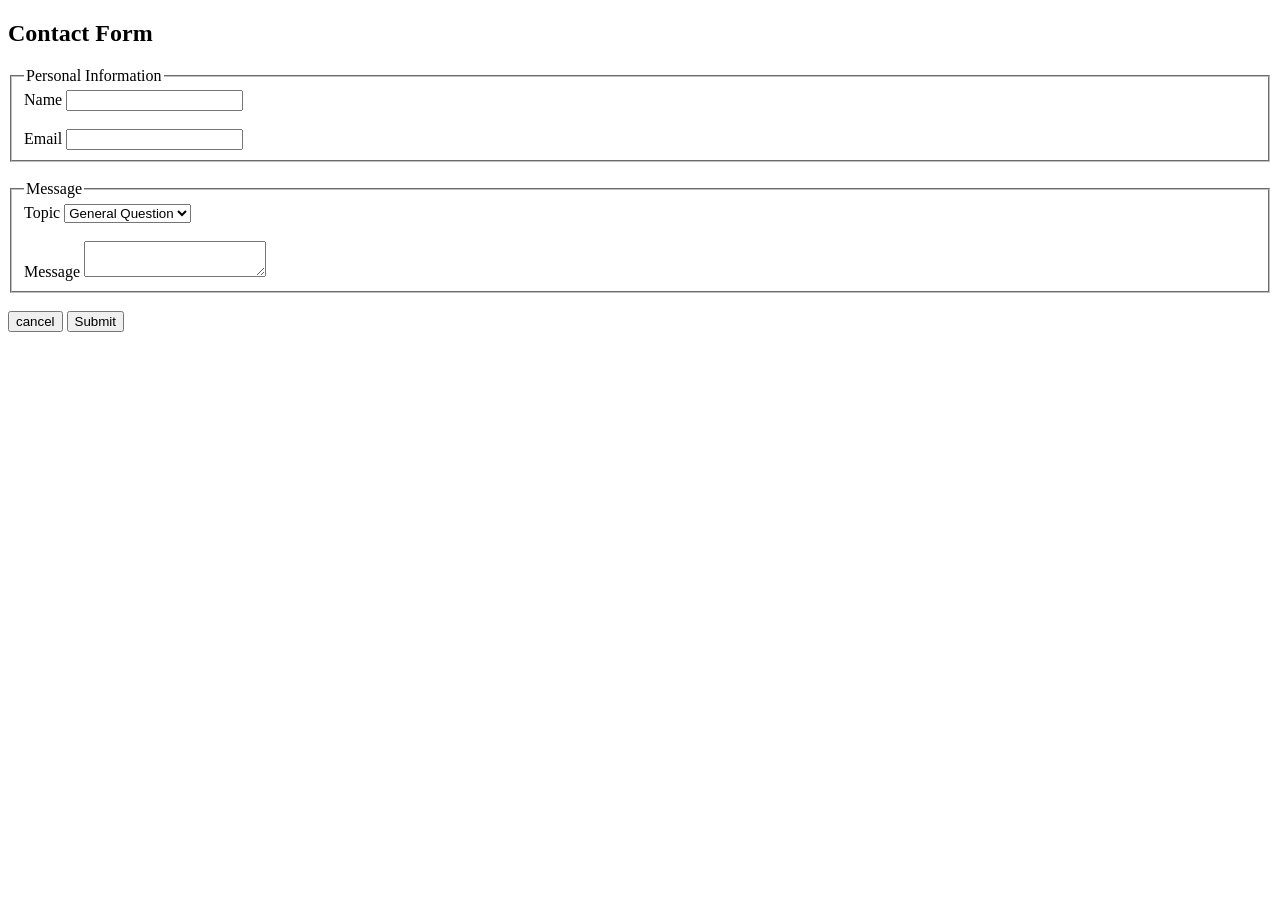
<file: lecture-2/index.html>
<!doctype html>
<html>
  <head>
    <title>CST Lecture 2</title>
  </head>

  <body>
    <!-- Layout & Containers -->
    <!-- <section>
      <header>
        <h1>My Website</h1>
        <p>Welcome to my simple HTML layout</p>
      </header>

      <nav>
        <ul>
          <li><a href="#">Home</a></li>
          <li><a href="#">Articles</a></li>
          <li><a href="#">About</a></li>
        </ul>
      </nav>

      <main>
        <section>
          <h2>Latest Articles</h2>

          <article>
            <h3>Article Title 1</h3>
            <p>
              This is a short article preview.
              <span>Read more...</span>
            </p>
          </article>

          <article>
            <h3>Article Title 2</h3>
            <p>
              Another example article preview.
              <span>Read more...</span>
            </p>
          </article>
        </section>
      </main>

      <aside>
        <h3>Tips</h3>
        <ul>
          <li>Use semantic HTML</li>
          <li>Keep pages accessible</li>
          <li>Structure content clearly</li>
        </ul>
      </aside>
      <div>
        <p>This is a generic container using a div.</p>
      </div>

      <footer>
        <p>© 2026 My Website</p>
      </footer>
    </section> -->

    <!-- Text & Content -->
    <!-- <section>
      <h1>This is Heading 1</h1>

      <hr />

      <h2>This is Heading 2</h2>
      <h3>This is Heading 3</h3>
      <h4>This is Heading 4</h4>
      <h5>This is Heading 5</h5>
      <h6>This is Heading 6</h6>

      <p>
        This is a paragraph. <br>
        HTML paragraphs are used to display blocks of text.  This is a paragraph. HTML paragraphs are used to display blocks of text.  This is a paragraph. HTML paragraphs are used to display blocks of text.  This is a paragraph. HTML paragraphs are used to display blocks of text.  This is a paragraph. HTML paragraphs are used to display blocks of text.  This is a paragraph. HTML paragraphs are used to display blocks of text.  This is a paragraph. HTML paragraphs are used to display blocks of text.  This is a paragraph. HTML paragraphs are used to display blocks of text. 
      </p>

      <p>
        This sentence is on one line.<br />
        This sentence appears on the next line because of the br tag.
      </p>

      <hr />

      <p>
        <strong>This text is strong (important).</strong>
      </p>

      <p>
        <em>This text is emphasized.</em>
      </p>

      <p>
        <b>This text i
          s bold but not semantically important.</b>
      </p>

      <p>
        <i>This text is italic.</i>
      </p>

      <p>
        <small>This text is smaller and usually used for disclaimers.</small>
      </p>

      <pre>
function hello() {

    console.log("This text keeps its formatting.");
}
    </pre>

      <q>
        The best way to predict the future is to invent it.
      </q>
    </section> -->

    <!-- IMAGES & MEDIA -->

    <!-- <section>
      <h1>HTML Media Elements</h1>


      <figure>
        <img src="./assets/image-1.png" alt="Image of a cat next to fish" width="100" />
        <figcaption>This is an example image with a caption.</figcaption>
      </figure>

      <hr />

      <h2>Audio Example</h2>
      <audio controls>
        <source src="./assets/sample-audio.mp3" type="audio/mpeg" />
        Your browser does not support the audio element.
      </audio>

      <hr />

      <h2>Video Example</h2>
      <video width="400" controls>
        <source src="./assets/sample-video.mp4" type="video/mp4" />
        Your browser does not support the video element.
      </video>

      <hr />

      <h2>Embedded Content (Iframe)</h2>
      <iframe
        width="560"
        height="315"
        src="https://www.youtube.com/embed/OSAOh4L41Wg?si=seP5B-Xr745KpYLs"
        title="YouTube video player"
        frameborder="0"
        allow="
          accelerometer;
          autoplay;
          clipboard-write;
          encrypted-media;
          gyroscope;
          picture-in-picture;
          web-share;
        "
        referrerpolicy="strict-origin-when-cross-origin"
        allowfullscreen
      ></iframe>
    </section> -->

    <!-- Lists & Tables -->
    <!-- <section>
      <h2>Unordered List</h2>
      <ul>
        <li>HTML</li>
        <li>CSS</li>
        <li>JavaScript</li>
      </ul>

      <h2>Ordered List</h2>
      <ol>
        <li>Install a code editor</li>
        <li>Create an HTML file</li>
        <li>Open it in the browser</li>
      </ol>

      <h2>Description List</h2>
      <dl>
        <dt>HTML</dt>
        <dd>Language used to structure web pages</dd>

        <dt>CSS</dt>
        <dd>Language used to style web pages</dd>

        <dt>JavaScript</dt>
        <dd>Language used to add interactivity</dd>
      </dl>

      <h2>Table Example</h2>

      <table border="1">
        <tr>
          <th>Name</th>
          <th>Age</th>
          <th>City</th>
        </tr>

        <tr>
          <td>Ana</td>
          <td>25</td>
          <td>Tbilisi</td>
        </tr>

        <tr>
          <td>Giorgi</td>
          <td>30</td>
          <td>Batumi</td>
        </tr>

        <tr>
          <td>Nino</td>
          <td>28</td>
          <td>Kutaisi</td>
        </tr>
      </table>

      <table border="1">
        <thead>
          <tr>
            <th>Name</th>
            <th>Course</th>
            <th>Score</th>
          </tr>
        </thead>

        <tbody>
          <tr>
            <td>Ana</td>
            <td>HTML</td>
            <td>95</td>
          </tr>
          <tr>
            <td>Giorgi</td>
            <td>CSS</td>
            <td>88</td>
          </tr>
          <tr>
            <td>Nino</td>
            <td>JavaScript</td>
            <td>91</td>
          </tr>
        </tbody>

        <tfoot>
          <tr>
            <td colspan="2">Average</td>
            <td>91</td>
          </tr>
        </tfoot>
      </table>
    </section> -->

    <!-- Forms -->
    <section>
      <h2>Contact Form</h2>

      <form action="/" method="POST">
        <fieldset>
          <legend>Personal Information</legend>

          <label for="name">Name</label>
          <input id="name" type="text" name="name" />

          <br /><br />

          <label for="email">Email</label>
          <input id="email" type="email" name="email" />
        </fieldset>

        <br />

        <fieldset>
          <legend>Message</legend>

          <label for="topic">Topic</label>
          <select id="topic" name="topic">
            <option>General Question</option>
            <option>Support</option>
            <option>Feedback</option>
          </select>

          <br /><br />

          <label for="message">Message</label>
          <textarea id="message" name="message"></textarea>
        </fieldset>

        <br />
<button> cancel</button>
<button> Submit</button>
      </form>
    </section>
  </body>
</html>
</file>
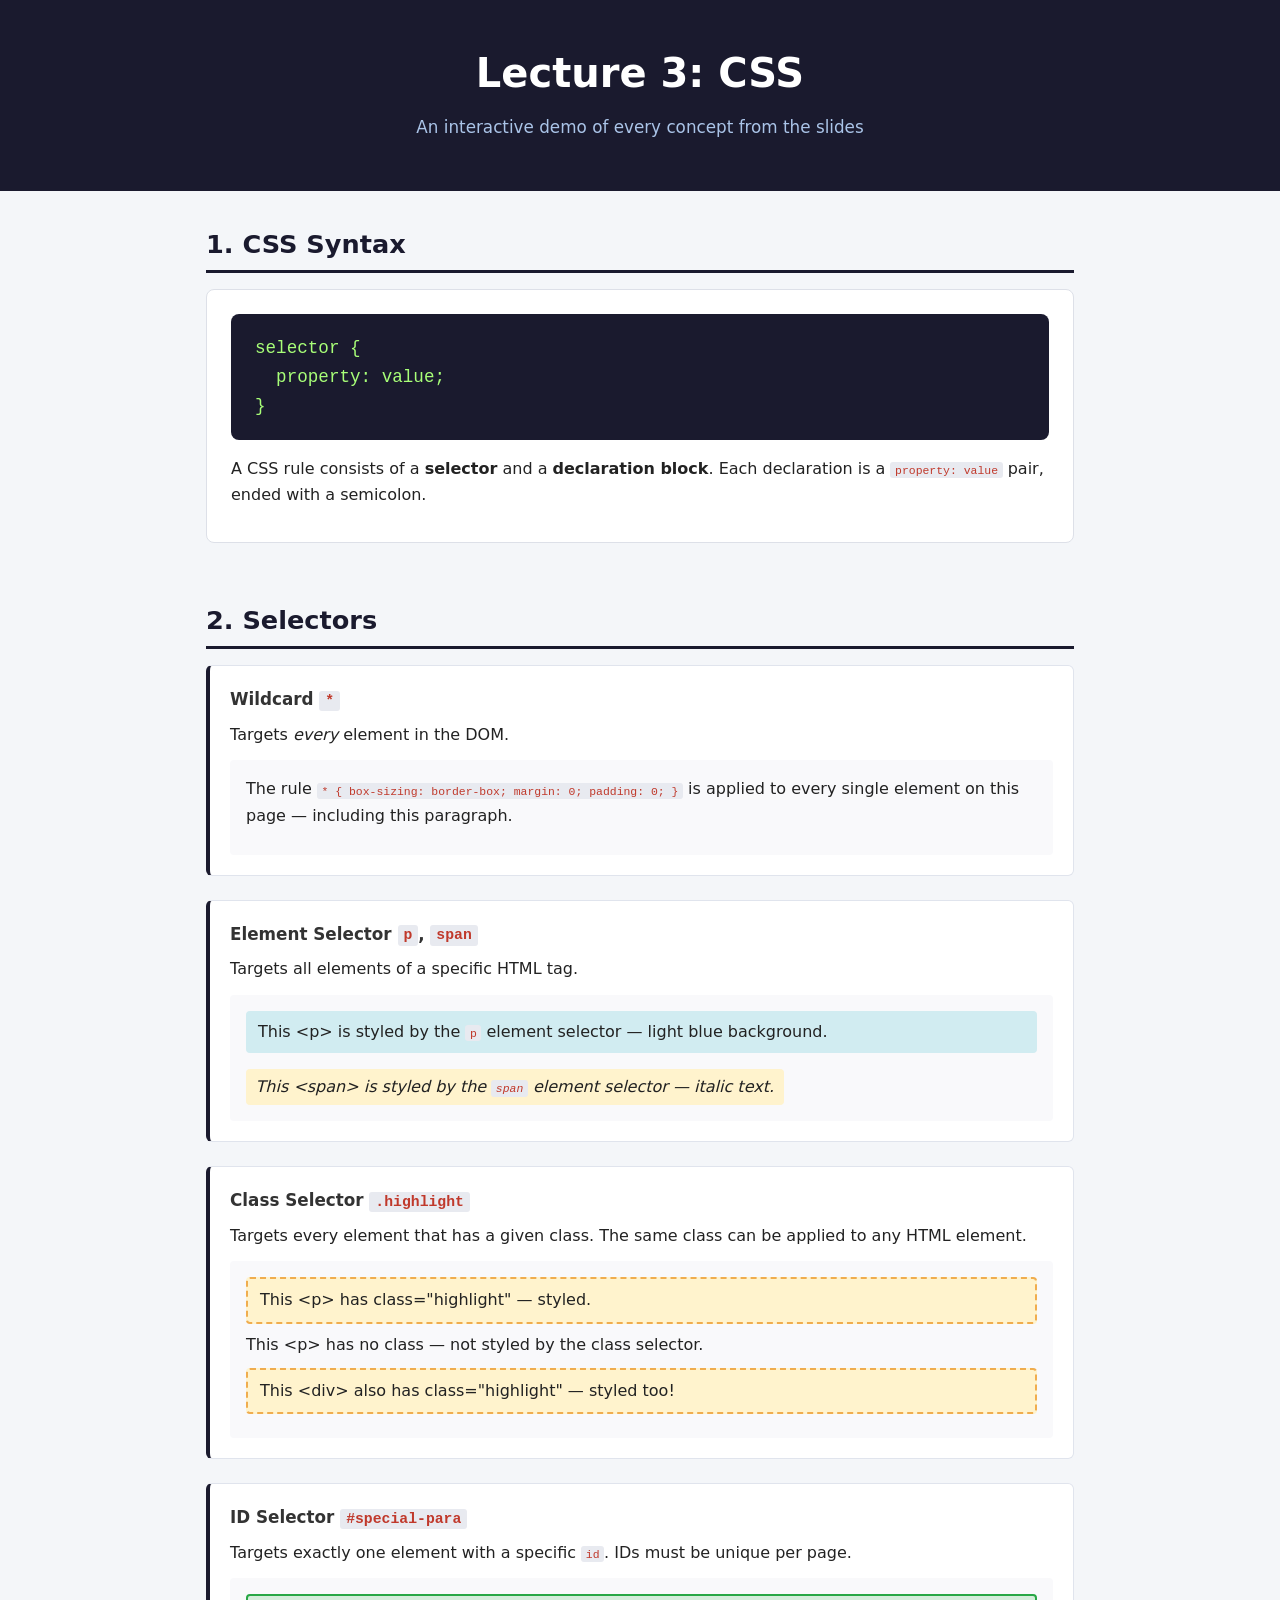
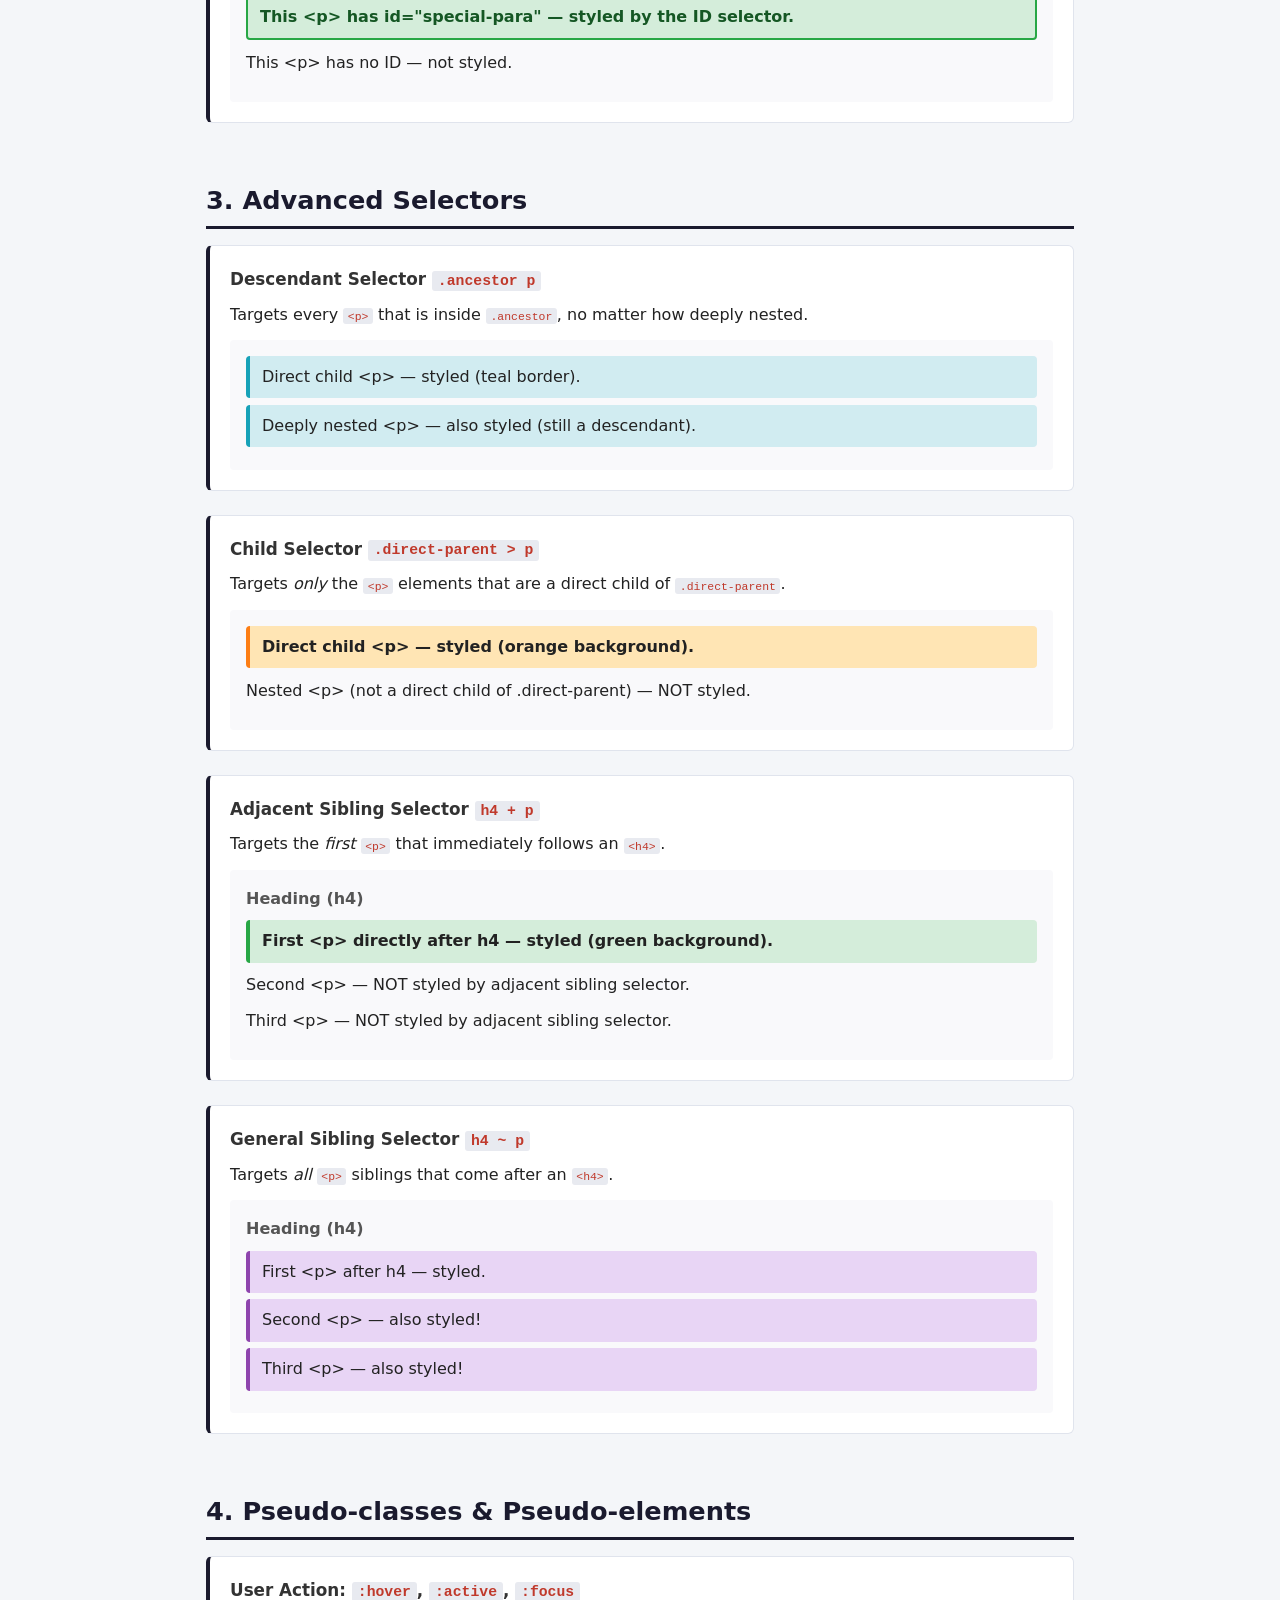
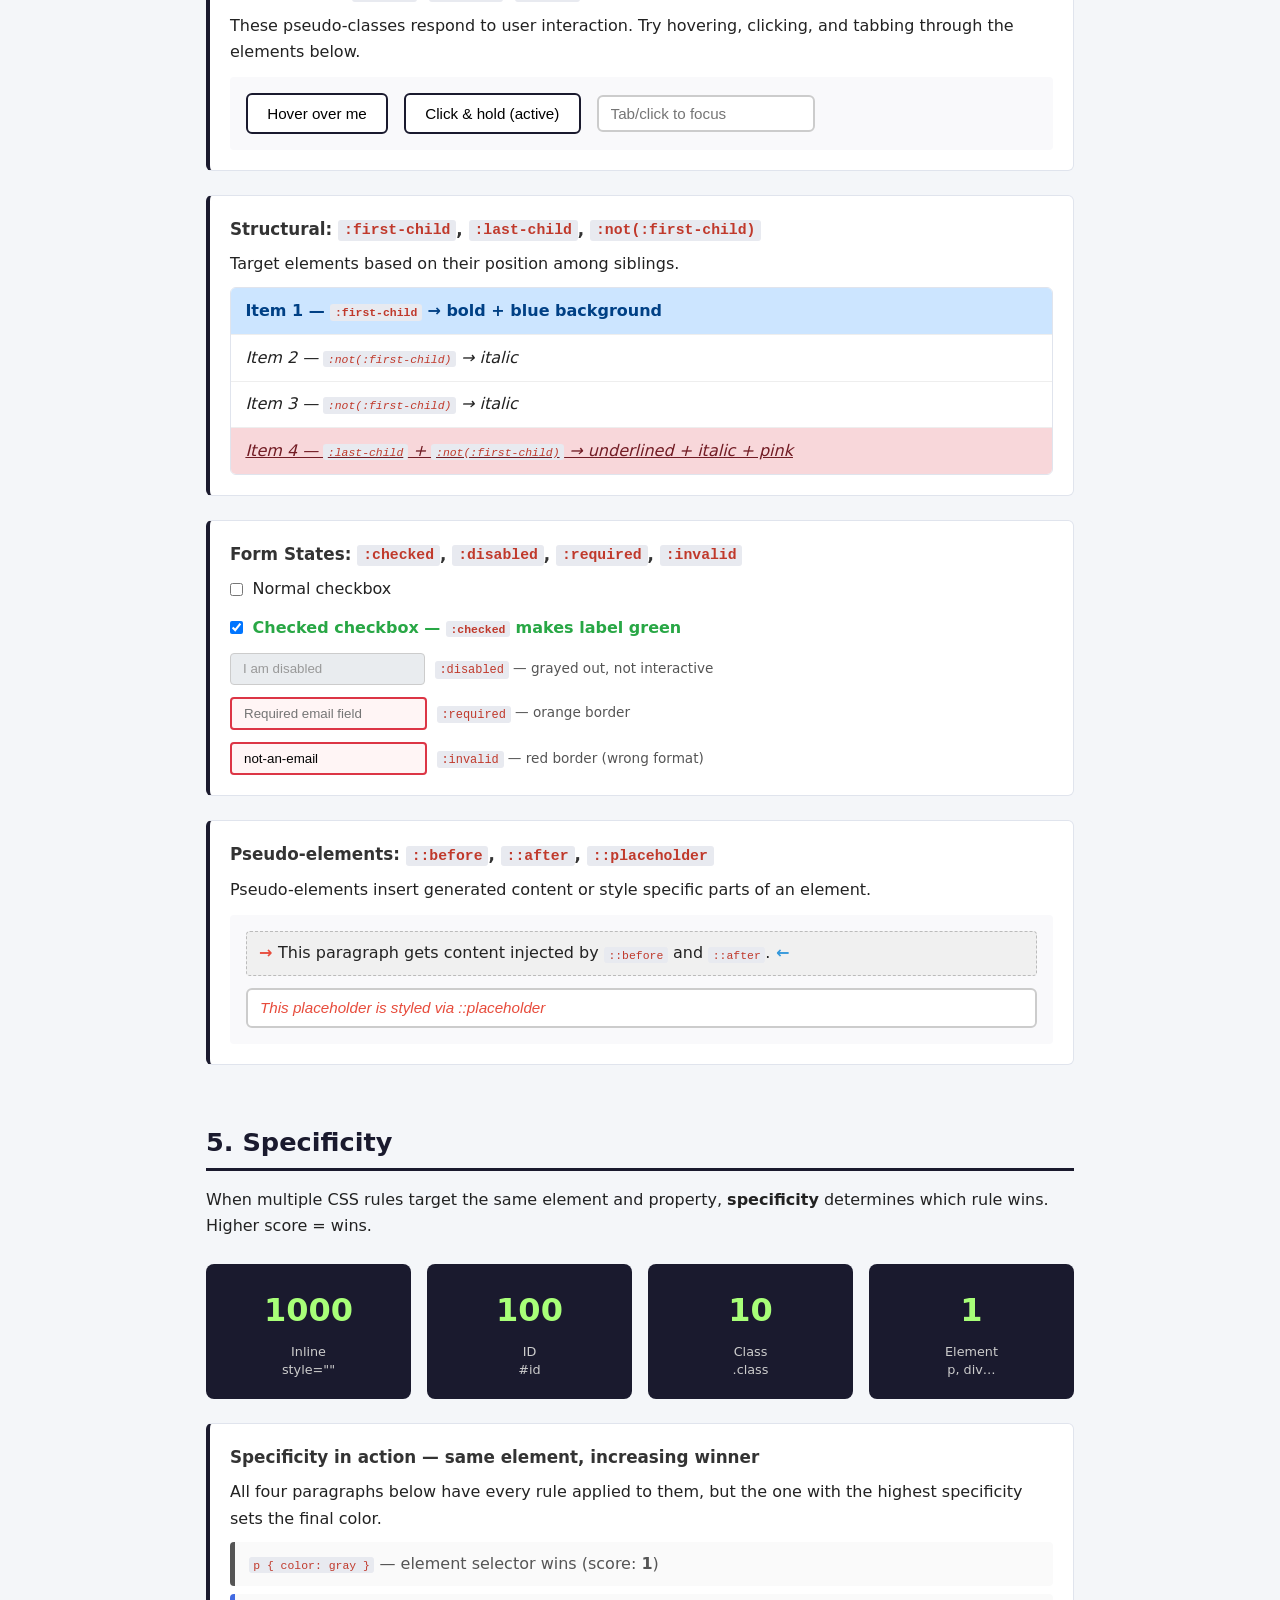
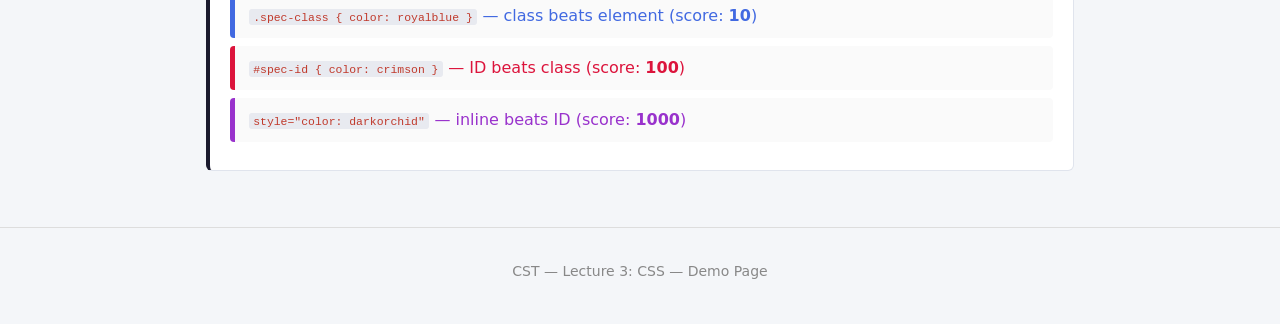
<file: lecture-3/index.html>
<!DOCTYPE html>
<html lang="en">
  <head>
    <meta charset="UTF-8" />
    <meta name="viewport" content="width=device-width, initial-scale=1.0" />
    <title>Lecture 3 — CSS Demo</title>
    <link rel="stylesheet" href="./styles.css" />
  </head>
  <body>
    <header>
      <h1>Lecture 3: CSS</h1>
      <p class="subtitle">An interactive demo of every concept from the slides</p>
    </header>

    <main>

      <!-- ================================================================
           1. CSS SYNTAX
           ================================================================ -->
      <section class="section" id="syntax">
        <h2>1. CSS Syntax</h2>
        <div class="concept-box">
          <pre class="code">selector {
  property: value;
}</pre>
          <p>
            A CSS rule consists of a <strong>selector</strong> and a
            <strong>declaration block</strong>. Each declaration is a
            <code>property: value</code> pair, ended with a semicolon.
          </p>
        </div>
      </section>

      <!-- ================================================================
           2. SELECTORS
           ================================================================ -->
      <section class="section" id="selectors">
        <h2>2. Selectors</h2>

        <!-- Wildcard -->
        <div class="demo-card">
          <h3>Wildcard <code>*</code></h3>
          <p>Targets <em>every</em> element in the DOM.</p>
          <div class="example-box">
            <p>The rule <code>* { box-sizing: border-box; margin: 0; padding: 0; }</code> is applied to every single element on this page — including this paragraph.</p>
          </div>
        </div>

        <!-- Element selector -->
        <div class="demo-card">
          <h3>Element Selector <code>p</code>, <code>span</code></h3>
          <p>Targets all elements of a specific HTML tag.</p>
          <div class="example-box elem-example">
            <p>This &lt;p&gt; is styled by the <code>p</code> element selector — light blue background.</p>
            <span>This &lt;span&gt; is styled by the <code>span</code> element selector — italic text.</span>
          </div>
        </div>

        <!-- Class selector -->
        <div class="demo-card">
          <h3>Class Selector <code>.highlight</code></h3>
          <p>Targets every element that has a given class. The same class can be applied to any HTML element.</p>
          <div class="example-box">
            <p class="highlight">This &lt;p&gt; has class="highlight" — styled.</p>
            <p>This &lt;p&gt; has no class — not styled by the class selector.</p>
            <div class="highlight">This &lt;div&gt; also has class="highlight" — styled too!</div>
          </div>
        </div>

        <!-- ID selector -->
        <div class="demo-card">
          <h3>ID Selector <code>#special-para</code></h3>
          <p>Targets exactly one element with a specific <code>id</code>. IDs must be unique per page.</p>
          <div class="example-box">
            <p id="special-para">This &lt;p&gt; has id="special-para" — styled by the ID selector.</p>
            <p>This &lt;p&gt; has no ID — not styled.</p>
          </div>
        </div>
      </section>

      <!-- ================================================================
           3. ADVANCED SELECTORS
           ================================================================ -->
      <section class="section" id="advanced">
        <h2>3. Advanced Selectors</h2>

        <!-- Descendant -->
        <div class="demo-card">
          <h3>Descendant Selector <code>.ancestor p</code></h3>
          <p>Targets every <code>&lt;p&gt;</code> that is inside <code>.ancestor</code>, no matter how deeply nested.</p>
          <div class="ancestor example-box">
            <p>Direct child &lt;p&gt; — styled (teal border).</p>
            <div>
              <div>
                <p>Deeply nested &lt;p&gt; — also styled (still a descendant).</p>
              </div>
            </div>
          </div>
        </div>

        <!-- Child selector -->
        <div class="demo-card">
          <h3>Child Selector <code>.direct-parent &gt; p</code></h3>
          <p>Targets <em>only</em> the <code>&lt;p&gt;</code> elements that are a direct child of <code>.direct-parent</code>.</p>
          <div class="direct-parent example-box">
            <p>Direct child &lt;p&gt; — styled (orange background).</p>
            <div>
              <p>Nested &lt;p&gt; (not a direct child of .direct-parent) — NOT styled.</p>
            </div>
          </div>
        </div>

        <!-- Adjacent sibling -->
        <div class="demo-card">
          <h3>Adjacent Sibling Selector <code>h4 + p</code></h3>
          <p>Targets the <em>first</em> <code>&lt;p&gt;</code> that immediately follows an <code>&lt;h4&gt;</code>.</p>
          <div class="adjacent-demo example-box">
            <h4>Heading (h4)</h4>
            <p>First &lt;p&gt; directly after h4 — styled (green background).</p>
            <p>Second &lt;p&gt; — NOT styled by adjacent sibling selector.</p>
            <p>Third &lt;p&gt; — NOT styled by adjacent sibling selector.</p>
          </div>
        </div>

        <!-- General sibling -->
        <div class="demo-card">
          <h3>General Sibling Selector <code>h4 ~ p</code></h3>
          <p>Targets <em>all</em> <code>&lt;p&gt;</code> siblings that come after an <code>&lt;h4&gt;</code>.</p>
          <div class="general-sibling-demo example-box">
            <h4>Heading (h4)</h4>
            <p>First &lt;p&gt; after h4 — styled.</p>
            <p>Second &lt;p&gt; — also styled!</p>
            <p>Third &lt;p&gt; — also styled!</p>
          </div>
        </div>
      </section>

      <!-- ================================================================
           4. PSEUDO-CLASSES & PSEUDO-ELEMENTS
           ================================================================ -->
      <section class="section" id="pseudo">
        <h2>4. Pseudo-classes &amp; Pseudo-elements</h2>

        <!-- User Action -->
        <div class="demo-card">
          <h3>User Action: <code>:hover</code>, <code>:active</code>, <code>:focus</code></h3>
          <p>These pseudo-classes respond to user interaction. Try hovering, clicking, and tabbing through the elements below.</p>
          <div class="action-demo example-box">
            <button class="demo-btn">Hover over me</button>
            <button class="demo-btn">Click &amp; hold (active)</button>
            <input class="demo-input" type="text" placeholder="Tab/click to focus" />
          </div>
        </div>

        <!-- Structural -->
        <div class="demo-card">
          <h3>Structural: <code>:first-child</code>, <code>:last-child</code>, <code>:not(:first-child)</code></h3>
          <p>Target elements based on their position among siblings.</p>
          <ul class="structural-list">
            <li>Item 1 — <code>:first-child</code> → bold + blue background</li>
            <li>Item 2 — <code>:not(:first-child)</code> → italic</li>
            <li>Item 3 — <code>:not(:first-child)</code> → italic</li>
            <li>Item 4 — <code>:last-child</code> + <code>:not(:first-child)</code> → underlined + italic + pink</li>
          </ul>
        </div>

        <!-- Form States -->
        <div class="demo-card">
          <h3>Form States: <code>:checked</code>, <code>:disabled</code>, <code>:required</code>, <code>:invalid</code></h3>
          <form class="states-form" onsubmit="return false">
            <div class="form-row">
              <input type="checkbox" id="cb-normal" />
              <label for="cb-normal">Normal checkbox</label>
            </div>
            <div class="form-row">
              <input type="checkbox" id="cb-checked" checked />
              <label for="cb-checked">Checked checkbox — <code>:checked</code> makes label green</label>
            </div>
            <div class="form-row">
              <input type="text" disabled value="I am disabled" />
              <span class="form-note"><code>:disabled</code> — grayed out, not interactive</span>
            </div>
            <div class="form-row">
              <input type="email" required placeholder="Required email field" />
              <span class="form-note"><code>:required</code> — orange border</span>
            </div>
            <div class="form-row">
              <input type="email" value="not-an-email" />
              <span class="form-note"><code>:invalid</code> — red border (wrong format)</span>
            </div>
          </form>
        </div>

        <!-- Pseudo-elements -->
        <div class="demo-card">
          <h3>Pseudo-elements: <code>::before</code>, <code>::after</code>, <code>::placeholder</code></h3>
          <p>Pseudo-elements insert generated content or style specific parts of an element.</p>
          <div class="example-box">
            <p class="before-after-demo">This paragraph gets content injected by <code>::before</code> and <code>::after</code>.</p>
            <input class="placeholder-demo" type="text" placeholder="This placeholder is styled via ::placeholder" />
          </div>
        </div>
      </section>

      <!-- ================================================================
           5. SPECIFICITY
           ================================================================ -->
      <section class="section" id="specificity">
        <h2>5. Specificity</h2>
        <p>
          When multiple CSS rules target the same element and property,
          <strong>specificity</strong> determines which rule wins. Higher score = wins.
        </p>

        <div class="specificity-chart">
          <div class="spec-col">
            <span class="spec-score">1000</span>
            <span class="spec-label">Inline<br>style=""</span>
          </div>
          <div class="spec-col">
            <span class="spec-score">100</span>
            <span class="spec-label">ID<br>#id</span>
          </div>
          <div class="spec-col">
            <span class="spec-score">10</span>
            <span class="spec-label">Class<br>.class</span>
          </div>
          <div class="spec-col">
            <span class="spec-score">1</span>
            <span class="spec-label">Element<br>p, div…</span>
          </div>
        </div>

        <div class="demo-card">
          <h3>Specificity in action — same element, increasing winner</h3>
          <p>
            All four paragraphs below have every rule applied to them,
            but the one with the highest specificity sets the final color.
          </p>
          <div class="spec-demo">
            <p class="spec-para">
              <code>p { color: gray }</code> — element selector wins (score: <strong>1</strong>)
            </p>
            <p class="spec-para spec-class">
              <code>.spec-class { color: royalblue }</code> — class beats element (score: <strong>10</strong>)
            </p>
            <p class="spec-para spec-class" id="spec-id">
              <code>#spec-id { color: crimson }</code> — ID beats class (score: <strong>100</strong>)
            </p>
            <p class="spec-para spec-class" id="spec-inline" style="color: darkorchid;">
              <code>style="color: darkorchid"</code> — inline beats ID (score: <strong>1000</strong>)
            </p>
          </div>
        </div>
      </section>

    </main>

    <footer>
      <p>CST &mdash; Lecture 3: CSS &mdash; Demo Page</p>
    </footer>
  </body>
</html>
</file>
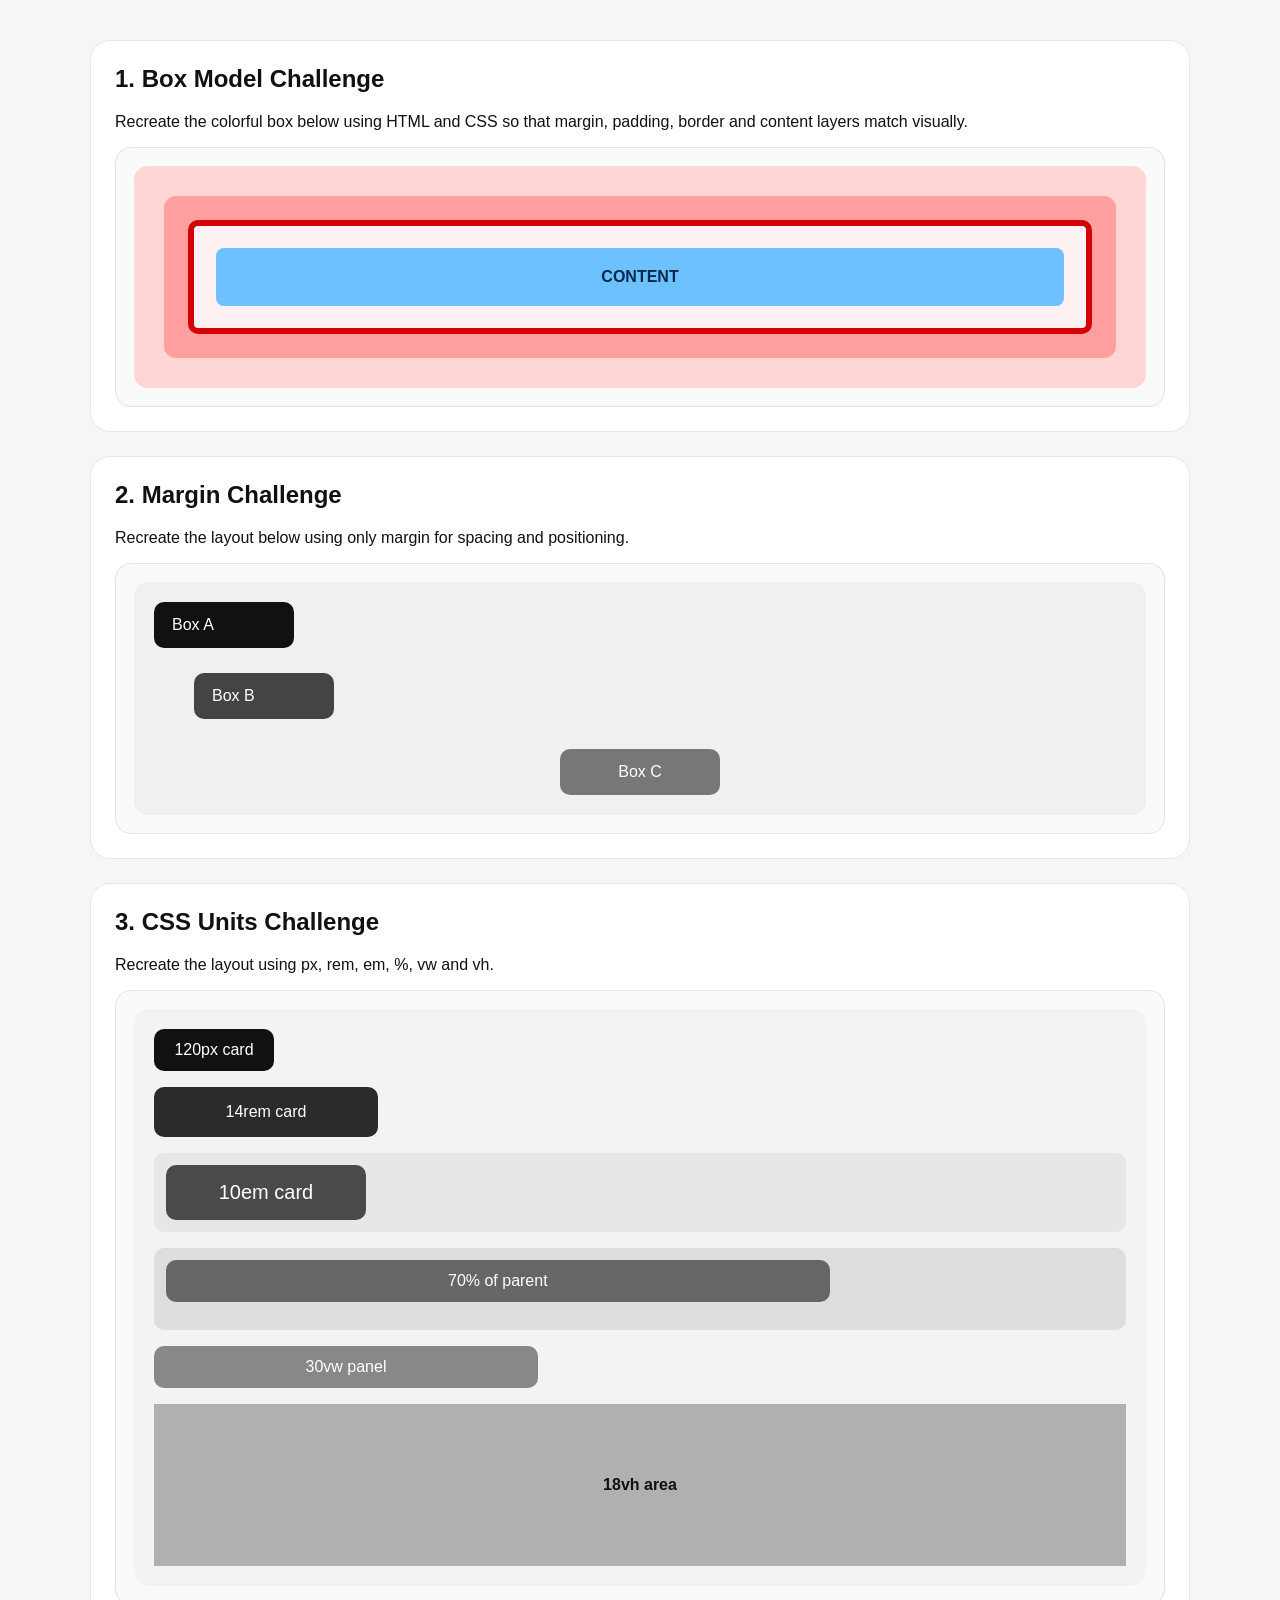
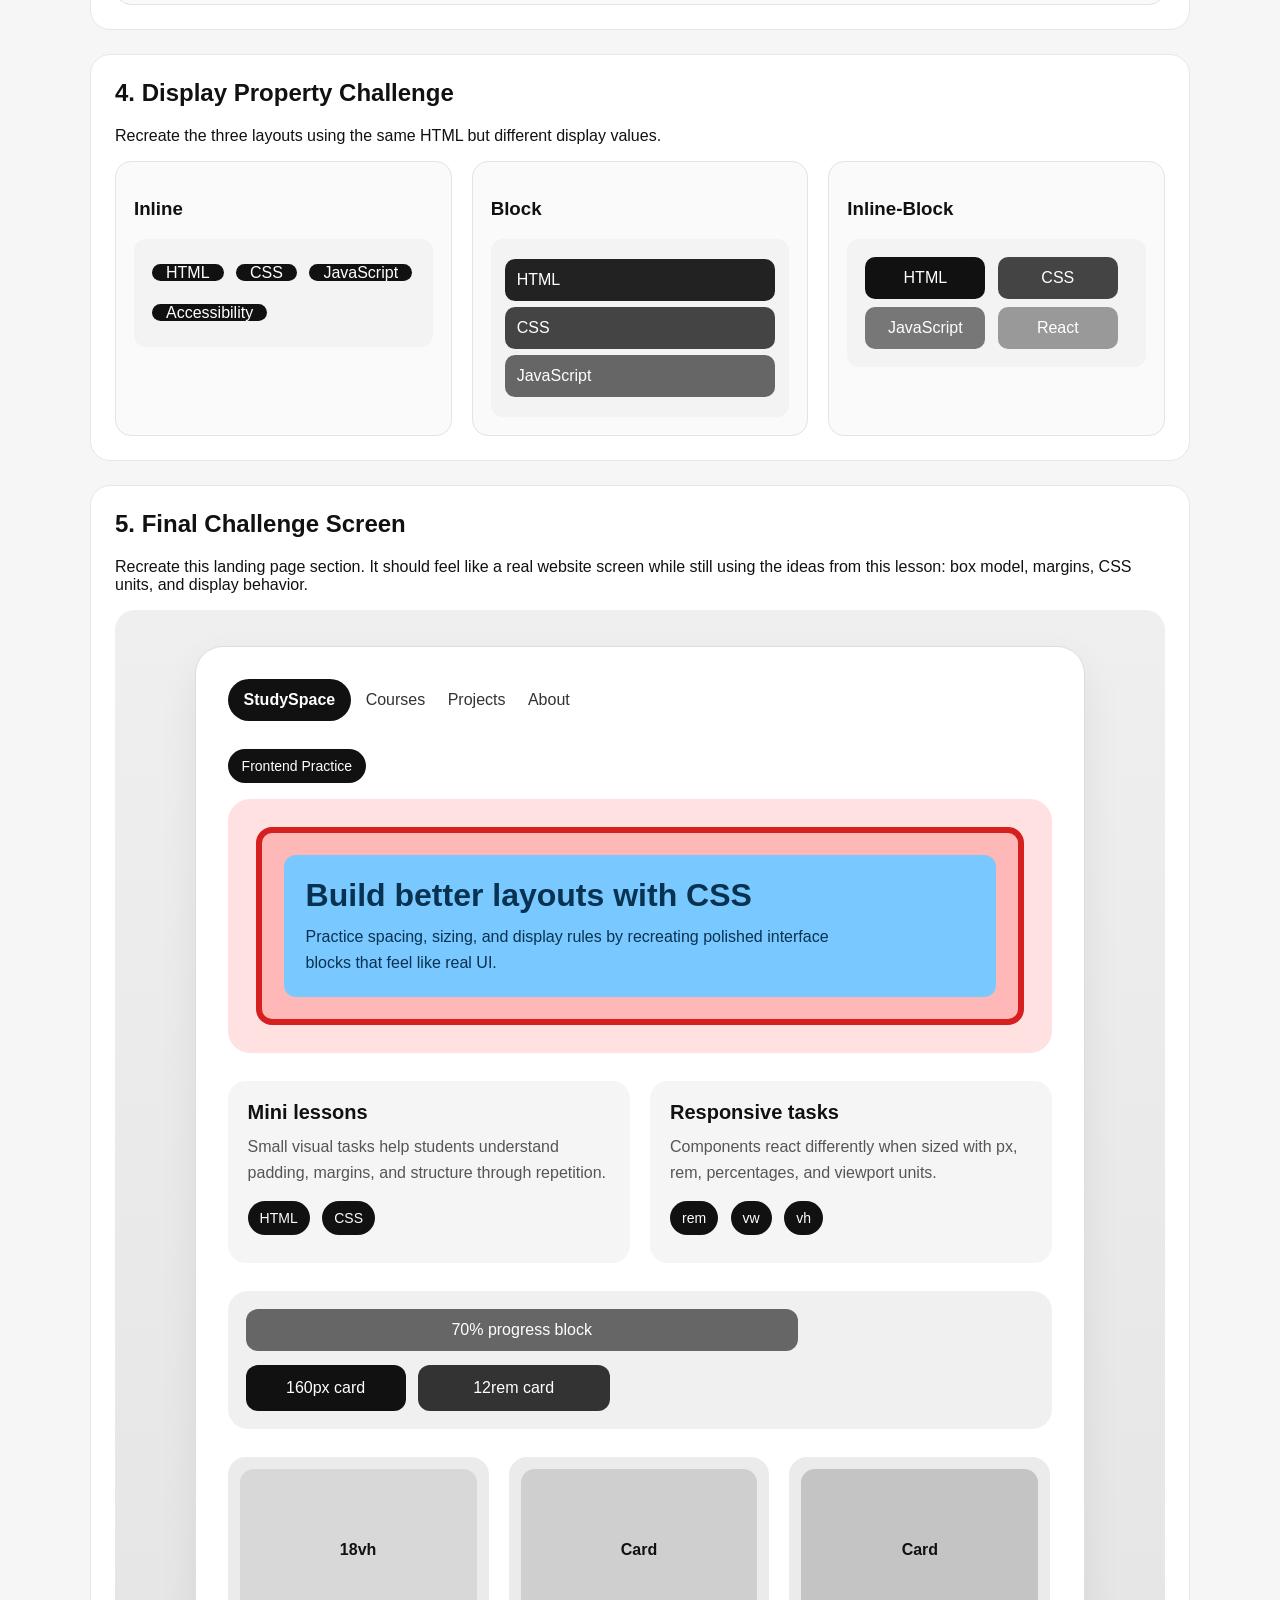
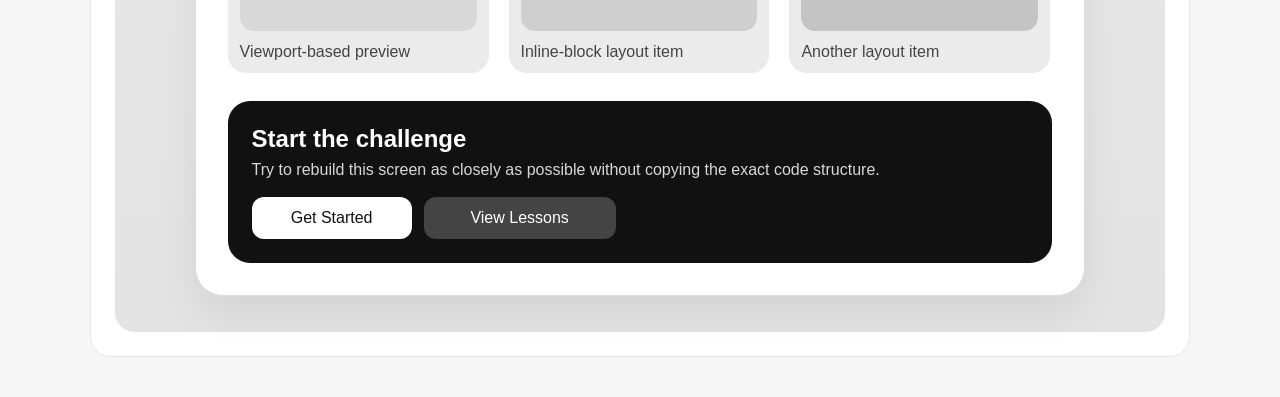
<file: lecture-4/index.html>
<!DOCTYPE html>
<html lang="en">
<head>
<meta charset="UTF-8" />
<meta name="viewport" content="width=device-width, initial-scale=1.0" />
<title>CSS Challenges</title>
<style>

*{box-sizing:border-box}
body{margin:0;font-family:Arial,Helvetica,sans-serif;background:#f6f6f6;color:#111}

.page{width:min(1100px,calc(100% - 32px));margin:40px auto}
.section{background:white;border:1px solid #e7e7e7;border-radius:20px;padding:24px;margin-bottom:24px}
.section h2{margin-top:0}
.demo-grid{display:grid;grid-template-columns:repeat(auto-fit,minmax(260px,1fr));gap:20px}
.card{background:#fafafa;border:1px solid #e3e3e3;border-radius:16px;padding:18px}

/* BOX MODEL */
.box-margin{background:#ffd6d6;padding:30px;border-radius:14px}
.box-padding{background:#ff9f9f;padding:24px;border-radius:12px}
.box-border{border:6px solid #d60000;padding:22px;border-radius:10px;background:#fff1f1}
.box-content{background:#6ec1ff;color:#002a4d;padding:20px;text-align:center;font-weight:bold;border-radius:8px}

/* MARGIN CHALLENGE */
.margin-stage{background:#f0f0f0;padding:20px;border-radius:14px}
.margin-box{color:white;padding:14px 18px;border-radius:10px;width:140px}
.margin-a{background:#111}
.margin-b{background:#444;margin-top:25px;margin-left:40px}
.margin-c{background:#777;width:160px;margin:30px auto 0;text-align:center}

/* UNITS */
.units-stage{background:#f3f3f3;padding:20px;border-radius:14px}
.unit{color:white;padding:12px;border-radius:10px;text-align:center;margin-bottom:16px}
.unit-px{width:120px;background:#111}
.unit-rem{width:14rem;background:#2b2b2b;padding:1rem}
.unit-em-wrapper{font-size:20px;background:#e7e7e7;padding:12px;border-radius:10px;margin-bottom:16px}
.unit-em{width:10em;background:#4a4a4a;color:white;padding:0.8em;border-radius:10px;text-align:center}
.unit-percent-wrapper{background:#dedede;padding:12px;border-radius:10px;margin-bottom:16px}
.unit-percent{width:70%;background:#666}
.unit-vw{width:30vw;background:#888}
.unit-vh{height:18vh;min-height:90px;background:#b0b0b0;color:#111;font-weight:bold;display:flex;align-items:center;justify-content:center}

/* DISPLAY */
.display-stage{background:#f3f3f3;border-radius:12px;padding:14px}
.tag{background:#111;color:white;border-radius:999px;margin:4px}

.inline .tag{display:inline;padding:0 14px;line-height:40px}

.block .tag{display:block;padding:12px;border-radius:10px;margin:6px 0}
.block .tag:nth-child(1){background:#222}
.block .tag:nth-child(2){background:#444}
.block .tag:nth-child(3){background:#666}

.inlineblock .tag{display:inline-block;width:120px;padding:12px 16px;border-radius:10px;text-align:center}
.inlineblock .tag:nth-child(1){background:#111}
.inlineblock .tag:nth-child(2){background:#444}
.inlineblock .tag:nth-child(3){background:#777}
.inlineblock .tag:nth-child(4){background:#999}


/* FINAL CHALLENGE */
.final-screen {
  min-height: 100vh;
  background: linear-gradient(180deg, #efefef 0%, #e3e3e3 100%);
  border-radius: 20px;
  padding: 4vh 4vw;
  display: flex;
  align-items: center;
  justify-content: center;
}
.final-panel {
  width: min(980px, 94%);
  background: #ffffff;
  border: 1px solid #dddddd;
  border-radius: 28px;
  padding: 2rem;
  box-shadow: 0 18px 40px rgba(0, 0, 0, 0.07);
}
.final-nav {
  margin-bottom: 28px;
}
.final-logo {
  display: inline-block;
  background: #111;
  color: #fff;
  padding: 0 16px;
  line-height: 42px;
  border-radius: 999px;
  font-weight: bold;
  margin-right: 10px;
}
.final-nav-link {
  display: inline-block;
  color: #333;
  margin-right: 18px;
  line-height: 42px;
}
.final-hero {
  margin-bottom: 28px;
}
.final-kicker {
  display: inline-block;
  background: #111;
  color: #fff;
  padding: 0 14px;
  line-height: 34px;
  border-radius: 999px;
  margin-bottom: 16px;
  font-size: 14px;
}
.final-hero-box {
  background: #ffe1e1;
  padding: 28px;
  border-radius: 22px;
}
.final-hero-inner {
  border: 6px solid #d61f1f;
  background: #ffb8b8;
  padding: 22px;
  border-radius: 16px;
}
.final-hero-content {
  background: #79c8ff;
  color: #083250;
  border-radius: 12px;
  padding: 22px;
}
.final-hero-content h3 {
  margin: 0 0 10px;
  font-size: 2rem;
}
.final-hero-content p {
  margin: 0;
  font-size: 1rem;
  line-height: 1.6;
  max-width: 34em;
}
.final-features {
  margin-bottom: 28px;
  font-size: 0;
}
.final-feature-card {
  display: inline-block;
  width: calc(50% - 10px);
  vertical-align: top;
  background: #f5f5f5;
  border-radius: 18px;
  padding: 20px;
  font-size: 16px;
}
.final-feature-card + .final-feature-card {
  margin-left: 20px;
}
.final-feature-title {
  margin: 0 0 10px;
  font-size: 1.25rem;
}
.final-feature-text {
  margin: 0 0 16px;
  color: #555;
  line-height: 1.6;
}
.final-feature-chip {
  display: inline-block;
  background: #111;
  color: #fff;
  padding: 0 12px;
  line-height: 34px;
  border-radius: 999px;
  margin-right: 8px;
  margin-bottom: 8px;
  font-size: 14px;
}
.final-stats {
  background: #f0f0f0;
  border-radius: 20px;
  padding: 18px;
  margin-bottom: 28px;
}
.final-stat-bar {
  width: 70%;
  background: #666;
  color: #fff;
  padding: 12px;
  border-radius: 12px;
  text-align: center;
  margin-bottom: 14px;
}
.final-stat-row {
  font-size: 0;
}
.final-stat-box {
  display: inline-block;
  vertical-align: top;
  color: #fff;
  border-radius: 12px;
  text-align: center;
  padding: 14px 16px;
  font-size: 16px;
}
.final-stat-box-px {
  width: 160px;
  background: #111;
}
.final-stat-box-rem {
  width: 12rem;
  background: #333;
  margin-left: 12px;
}
.final-gallery {
  margin-bottom: 28px;
  font-size: 0;
}
.final-gallery-card {
  display: inline-block;
  width: 30vw;
  max-width: calc(33.333% - 14px);
  min-width: 180px;
  background: #ebebeb;
  border-radius: 18px;
  padding: 12px;
  vertical-align: top;
  font-size: 16px;
}
.final-gallery-card + .final-gallery-card {
  margin-left: 20px;
}
.final-gallery-image {
  height: 18vh;
  min-height: 120px;
  border-radius: 14px;
  display: flex;
  align-items: center;
  justify-content: center;
  font-weight: bold;
}
.final-gallery-card:nth-child(1) .final-gallery-image {
  background: #d8d8d8;
}
.final-gallery-card:nth-child(2) .final-gallery-image {
  background: #cfcfcf;
}
.final-gallery-card:nth-child(3) .final-gallery-image {
  background: #c4c4c4;
}
.final-gallery-label {
  margin: 12px 0 0;
  color: #444;
}
.final-cta {
  background: #111;
  color: #fff;
  border-radius: 22px;
  padding: 24px;
}
.final-cta-title {
  margin: 0 0 8px;
  font-size: 1.5rem;
}
.final-cta-text {
  margin: 0 0 18px;
  color: #d8d8d8;
  max-width: 40em;
}
.final-cta-actions {
  font-size: 0;
}
.final-action-primary,
.final-action-secondary {
  display: inline-block;
  text-align: center;
  border-radius: 12px;
  padding: 12px 18px;
  font-size: 16px;
}
.final-action-primary {
  background: #fff;
  color: #111;
  width: 160px;
}
.final-action-secondary {
  background: #444;
  color: #fff;
  width: 12rem;
  margin-left: 12px;
}

@media (max-width: 760px) {
  .final-feature-card,
  .final-gallery-card {
    display: block;
    width: 100%;
    max-width: none;
    min-width: 0;
  }

  .final-feature-card + .final-feature-card,
  .final-gallery-card + .final-gallery-card,
  .final-action-secondary {
    margin-left: 0;
    margin-top: 12px;
  }

  .final-stat-box-rem {
    margin-left: 0;
    margin-top: 12px;
  }

  .final-action-primary,
  .final-action-secondary,
  .final-stat-box-px,
  .final-stat-box-rem {
    display: block;
    width: 100%;
  }
}
</style>
</head>
<body>

<div class="page">

<section class="section">
<h2>1. Box Model Challenge</h2>
<p>Recreate the colorful box below using HTML and CSS so that margin, padding, border and content layers match visually.</p>

<div class="demo-grid">
<div class="card">
<div class="box-margin">
<div class="box-padding">
<div class="box-border">
<div class="box-content">CONTENT</div>
</div>
</div>
</div>
</div>
</div>
</section>

<section class="section">
<h2>2. Margin Challenge</h2>
<p>Recreate the layout below using only margin for spacing and positioning.</p>

<div class="demo-grid">
<div class="card">
<div class="margin-stage">
<div class="margin-box margin-a">Box A</div>
<div class="margin-box margin-b">Box B</div>
<div class="margin-box margin-c">Box C</div>
</div>
</div>
</div>
</section>

<section class="section">
<h2>3. CSS Units Challenge</h2>
<p>Recreate the layout using px, rem, em, %, vw and vh.</p>

<div class="demo-grid">
<div class="card">
<div class="units-stage">

<div class="unit unit-px">120px card</div>

<div class="unit unit-rem">14rem card</div>

<div class="unit-em-wrapper">
<div class="unit-em">10em card</div>
</div>

<div class="unit-percent-wrapper">
<div class="unit unit-percent">70% of parent</div>
</div>

<div class="unit unit-vw">30vw panel</div>

<div class="unit-vh">18vh area</div>

</div>
</div>
</div>
</section>

<section class="section">
<h2>4. Display Property Challenge</h2>
<p>Recreate the three layouts using the same HTML but different display values.</p>

<div class="demo-grid">

<div class="card">
<h3>Inline</h3>
<div class="display-stage inline">
<span class="tag">HTML</span>
<span class="tag">CSS</span>
<span class="tag">JavaScript</span>
<span class="tag">Accessibility</span>
</div>
</div>

<div class="card">
<h3>Block</h3>
<div class="display-stage block">
<span class="tag">HTML</span>
<span class="tag">CSS</span>
<span class="tag">JavaScript</span>
</div>
</div>

<div class="card">
<h3>Inline‑Block</h3>
<div class="display-stage inlineblock">
<span class="tag">HTML</span>
<span class="tag">CSS</span>
<span class="tag">JavaScript</span>
<span class="tag">React</span>
</div>
</div>

</div>
</section>

<section class="section">
  <h2>5. Final Challenge Screen</h2>
  <p>
    Recreate this landing page section. It should feel like a real website screen while still using the ideas from this lesson:
    box model, margins, CSS units, and display behavior.
  </p>

  <div class="final-screen">
    <div class="final-panel">
      <div class="final-nav">
        <span class="final-logo">StudySpace</span>
        <span class="final-nav-link">Courses</span>
        <span class="final-nav-link">Projects</span>
        <span class="final-nav-link">About</span>
      </div>

      <div class="final-hero">
        <div class="final-kicker">Frontend Practice</div>
        <div class="final-hero-box">
          <div class="final-hero-inner">
            <div class="final-hero-content">
              <h3>Build better layouts with CSS</h3>
              <p>
                Practice spacing, sizing, and display rules by recreating polished interface blocks that feel like real UI.
              </p>
            </div>
          </div>
        </div>
      </div>

      <div class="final-features">
        <div class="final-feature-card">
          <h4 class="final-feature-title">Mini lessons</h4>
          <p class="final-feature-text">
            Small visual tasks help students understand padding, margins, and structure through repetition.
          </p>
          <span class="final-feature-chip">HTML</span>
          <span class="final-feature-chip">CSS</span>
        </div>
        <div class="final-feature-card">
          <h4 class="final-feature-title">Responsive tasks</h4>
          <p class="final-feature-text">
            Components react differently when sized with px, rem, percentages, and viewport units.
          </p>
          <span class="final-feature-chip">rem</span>
          <span class="final-feature-chip">vw</span>
          <span class="final-feature-chip">vh</span>
        </div>
      </div>

      <div class="final-stats">
        <div class="final-stat-bar">70% progress block</div>
        <div class="final-stat-row">
          <div class="final-stat-box final-stat-box-px">160px card</div>
          <div class="final-stat-box final-stat-box-rem">12rem card</div>
        </div>
      </div>

      <div class="final-gallery">
        <div class="final-gallery-card">
          <div class="final-gallery-image">18vh</div>
          <p class="final-gallery-label">Viewport-based preview</p>
        </div>
        <div class="final-gallery-card">
          <div class="final-gallery-image">Card</div>
          <p class="final-gallery-label">Inline-block layout item</p>
        </div>
        <div class="final-gallery-card">
          <div class="final-gallery-image">Card</div>
          <p class="final-gallery-label">Another layout item</p>
        </div>
      </div>

      <div class="final-cta">
        <h4 class="final-cta-title">Start the challenge</h4>
        <p class="final-cta-text">
          Try to rebuild this screen as closely as possible without copying the exact code structure.
        </p>
        <div class="final-cta-actions">
          <span class="final-action-primary">Get Started</span>
          <span class="final-action-secondary">View Lessons</span>
        </div>
      </div>
    </div>
  </div>
</section>

</div>

</body>
</html>
</file>
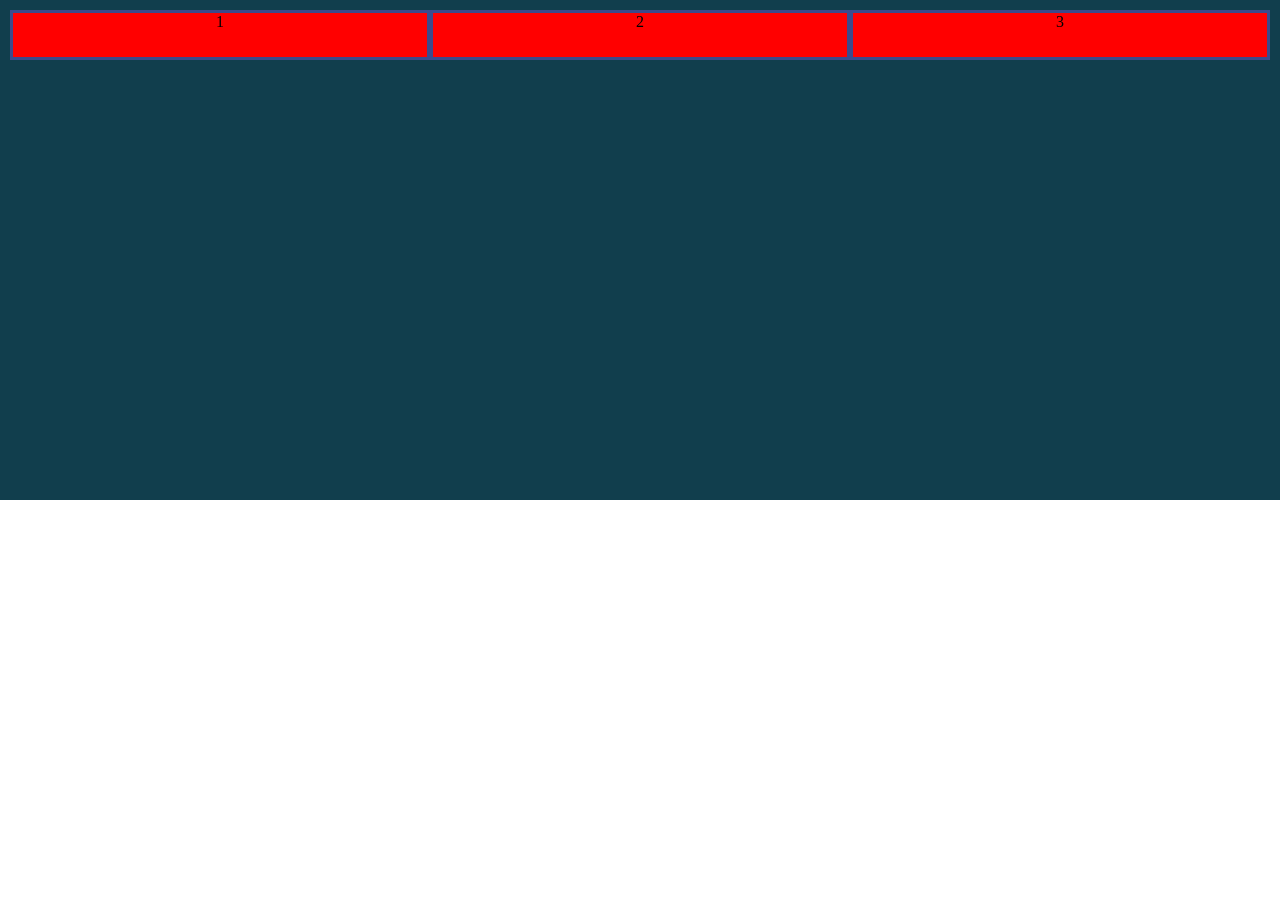
<file: Lecture-5/index.html>
<!doctype html>
<html lang="en">
  <head>
    <meta charset="UTF-8" />
    <meta name="viewport" content="width=device-width, initial-scale=1.0" />
    <title>Document</title>
    <link rel="stylesheet" href="style.css" />
  </head>
  <body>
    <div class="container">
      <div class="item">1</div>
      <div class="item">2</div>
      <div class="item">3</div>
    </div>
  </body>
</html>
</file>
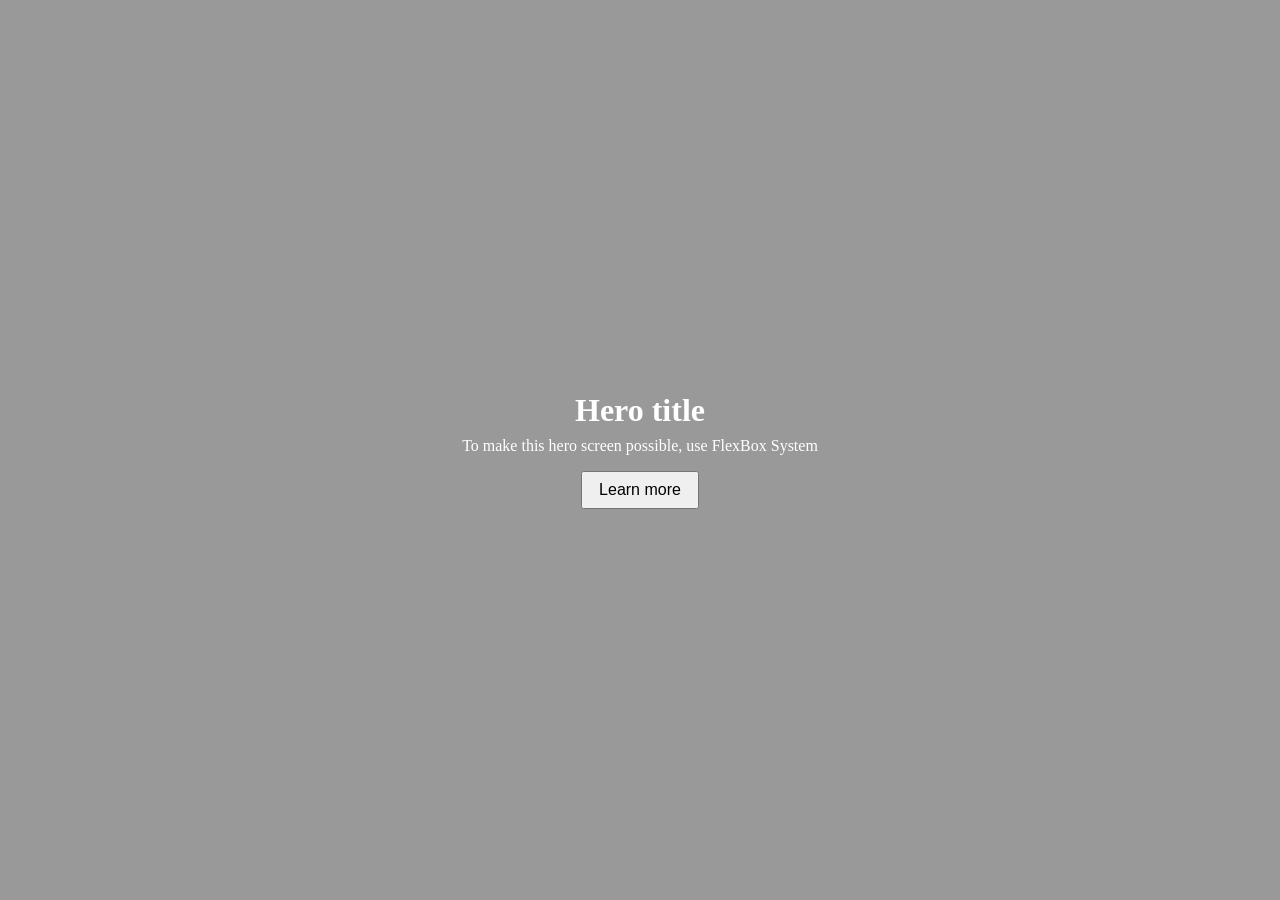
<file: lecture-6/heroscreen.html>
<!doctype html>
<html lang="en">
  <head>
    <meta charset="UTF-8" />
    <meta name="viewport" content="width=device-width, initial-scale=1.0" />
    <title>Document</title>
    <link rel="stylesheet" href="./herostyles.css" />
  </head>
  <body>
    <div class="hero">
      <div class="container">
        <h1>Hero title</h1>
        <p>To make this hero screen possible, use FlexBox System</p>
        <button>Learn more</button>
      </div>
    </div>
  </body>
</html>
</file>
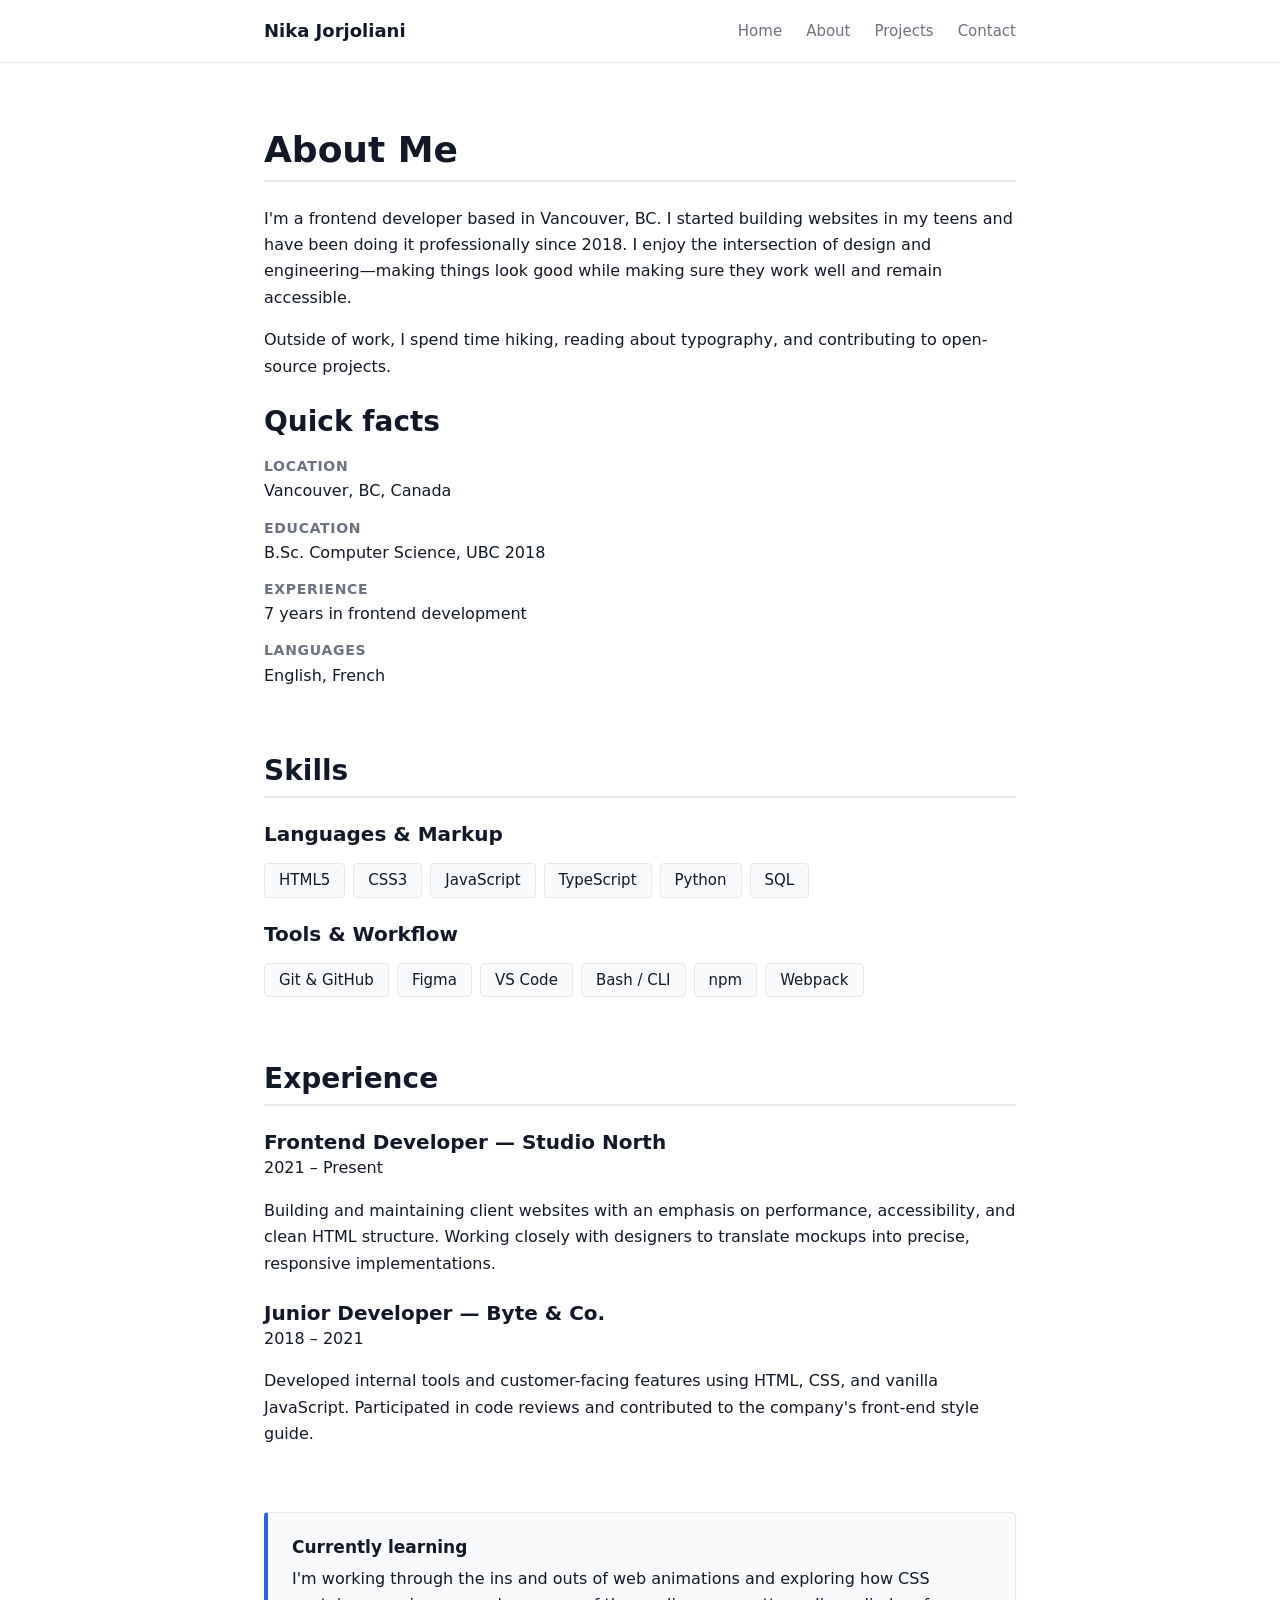
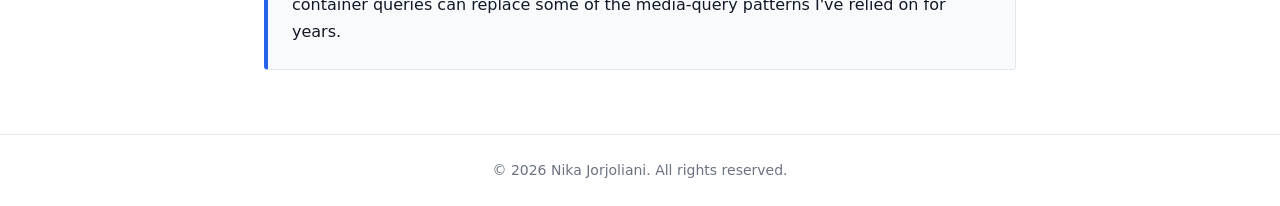
<file: assignment-3/example/about.html>
<!DOCTYPE html>
<html lang="en">
<head>
  <meta charset="UTF-8">
  <meta name="viewport" content="width=device-width, initial-scale=1.0">
  <meta name="description" content="About Nika Jorjoliani - background, skills, and the tools I work with.">
  <title>About - Nika Jorjoliani</title>
  <link rel="stylesheet" href="css/styles.css">
</head>
<body>

  <header class="site-header">
    <div class="container">
      <a href="index.html" class="site-logo">Nika Jorjoliani</a>
      <nav class="site-nav" aria-label="Main navigation">
        <ul>
          <li><a href="index.html">Home</a></li>
          <li><a href="about.html" aria-current="page">About</a></li>
          <li><a href="projects.html">Projects</a></li>
          <li><a href="contact.html">Contact</a></li>
        </ul>
      </nav>
    </div>
  </header>

  <main>
    <div class="container">

      <section class="section">
        <h1 class="section-heading">About Me</h1>
        <p>
          I'm a frontend developer based in Vancouver, BC. I started building
          websites in my teens and have been doing it professionally since
          <time datetime="2018">2018</time>. I enjoy the intersection of design
          and engineering—making things look good while making sure they work
          well and remain accessible.
        </p>
        <p>
          Outside of work, I spend time hiking, reading about typography, and
          contributing to open-source projects.
        </p>

        <h2 class="mt-md mb-sm">Quick facts</h2>
        <dl>
          <dt>Location</dt>
          <dd>Vancouver, BC, Canada</dd>

          <dt>Education</dt>
          <dd>B.Sc. Computer Science, UBC <time datetime="2018">2018</time></dd>

          <dt>Experience</dt>
          <dd>7 years in frontend development</dd>

          <dt>Languages</dt>
          <dd>English, French</dd>
        </dl>
      </section>

      <section class="section">
        <h2 class="section-heading">Skills</h2>

        <h3 class="mb-sm">Languages &amp; Markup</h3>
        <ul class="skills-list mb-md">
          <li>HTML5</li>
          <li>CSS3</li>
          <li>JavaScript</li>
          <li>TypeScript</li>
          <li>Python</li>
          <li>SQL</li>
        </ul>

        <h3 class="mb-sm">Tools &amp; Workflow</h3>
        <ul class="skills-list">
          <li>Git &amp; GitHub</li>
          <li>Figma</li>
          <li>VS Code</li>
          <li>Bash / CLI</li>
          <li>npm</li>
          <li>Webpack</li>
        </ul>
      </section>

      <section class="section">
        <h2 class="section-heading">Experience</h2>

        <article>
          <h3>Frontend Developer — Studio North</h3>
          <p><time datetime="2021">2021</time> – Present</p>
          <p>
            Building and maintaining client websites with an emphasis on
            performance, accessibility, and clean HTML structure. Working
            closely with designers to translate mockups into precise,
            responsive implementations.
          </p>
        </article>

        <article class="mt-md">
          <h3>Junior Developer — Byte &amp; Co.</h3>
          <p><time datetime="2018">2018</time> – <time datetime="2021">2021</time></p>
          <p>
            Developed internal tools and customer-facing features using HTML,
            CSS, and vanilla JavaScript. Participated in code reviews and
            contributed to the company's front-end style guide.
          </p>
        </article>
      </section>

      <aside>
        <h2>Currently learning</h2>
        <p>
          I'm working through the ins and outs of web animations and exploring
          how CSS container queries can replace some of the media-query patterns
          I've relied on for years.
        </p>
      </aside>

    </div>
  </main>

  <footer class="site-footer">
    <div class="container">
      <p>&copy; <time datetime="2026">2026</time> Nika Jorjoliani. All rights reserved.</p>
    </div>
  </footer>

</body>
</html>
</file>
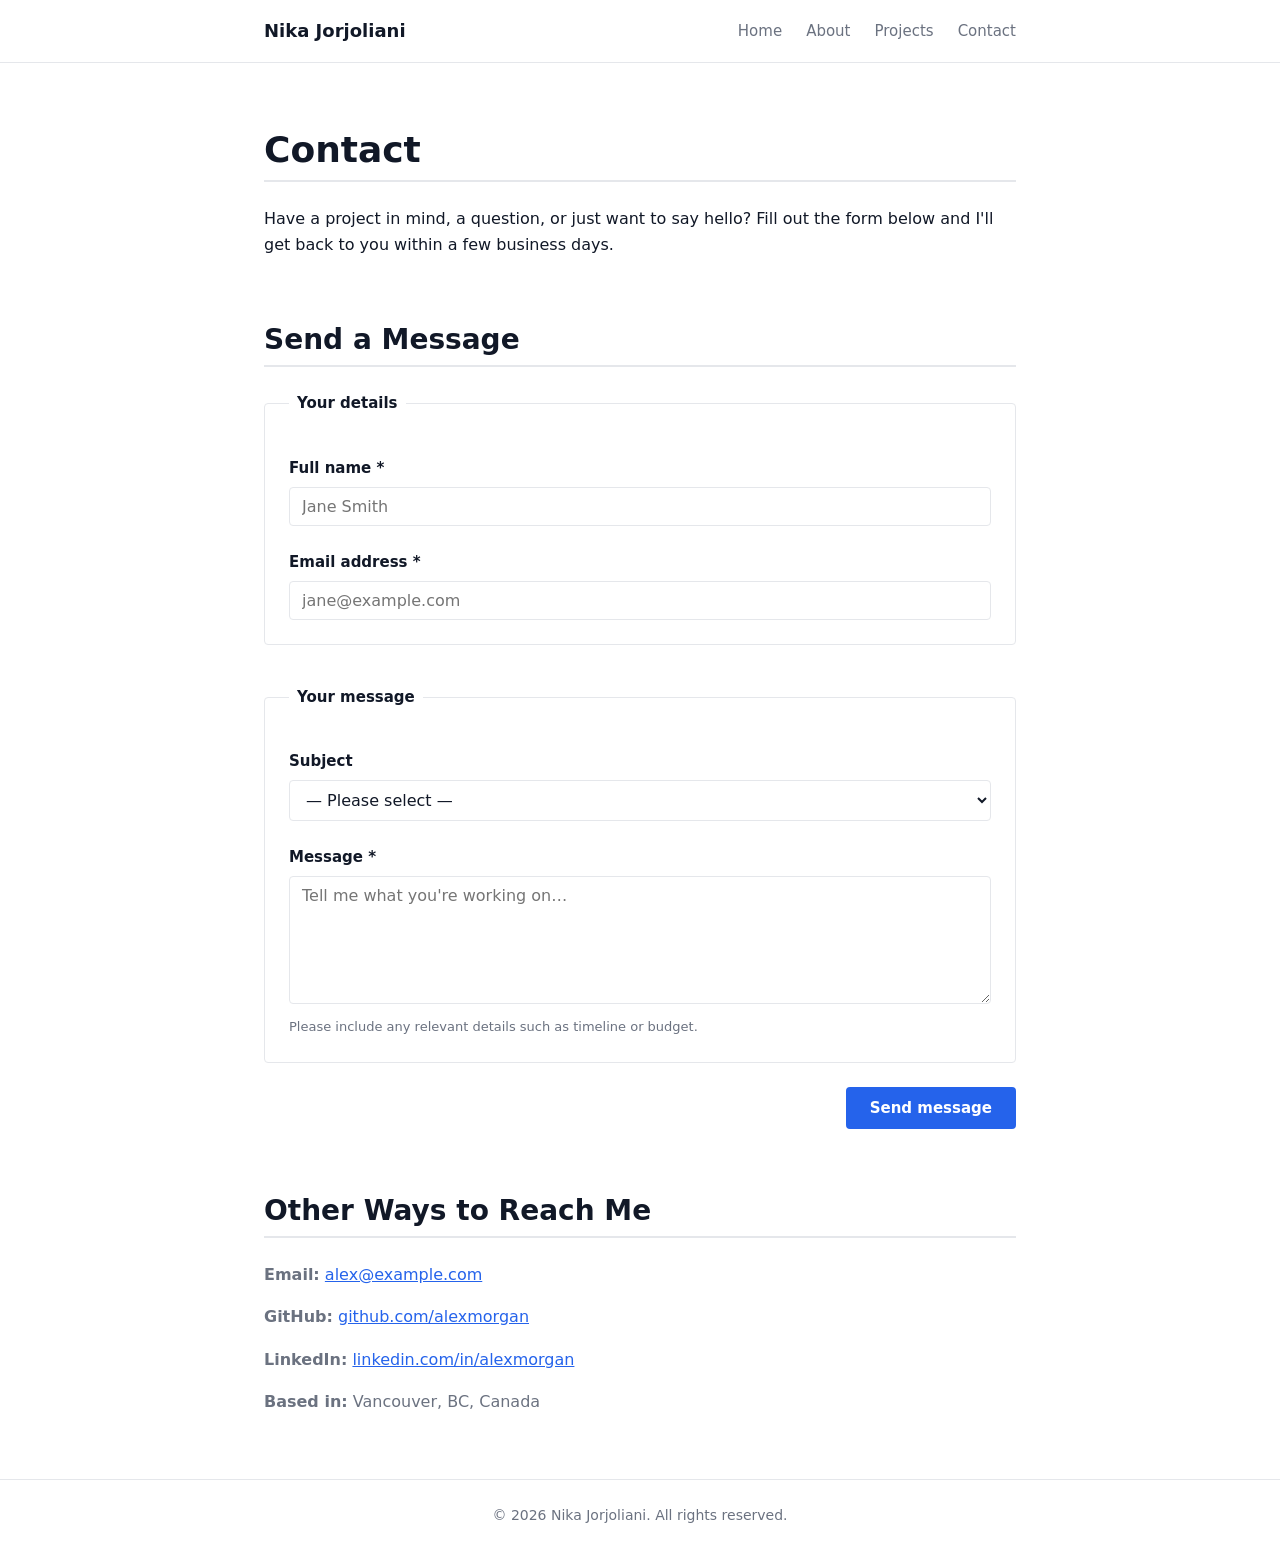
<file: assignment-3/example/contact.html>
<!doctype html>
<html lang="en">
  <head>
    <meta charset="UTF-8" />
    <meta name="viewport" content="width=device-width, initial-scale=1.0" />
    <meta
      name="description"
      content="Contact Nika Jorjoliani - send a message or find me online."
    />
    <title>Contact - Nika Jorjoliani</title>
    <link rel="stylesheet" href="css/styles.css" />
  </head>
  <body>
    <header class="site-header">
      <div class="container">
        <a href="index.html" class="site-logo">Nika Jorjoliani</a>
        <nav class="site-nav" aria-label="Main navigation">
          <ul>
            <li><a href="index.html">Home</a></li>
            <li><a href="about.html">About</a></li>
            <li><a href="projects.html">Projects</a></li>
            <li><a href="contact.html" aria-current="page">Contact</a></li>
          </ul>
        </nav>
      </div>
    </header>

    <main>
      <div class="container">
        <section class="section">
          <h1 class="section-heading">Contact</h1>
          <p>
            Have a project in mind, a question, or just want to say hello? Fill
            out the form below and I'll get back to you within a few business
            days.
          </p>
        </section>

        <div class="contact-layout">
          <section class="section">
            <h2 class="section-heading">Send a Message</h2>

            <form action="#" method="post" class="contact-form" novalidate>
              <fieldset>
                <legend>Your details</legend>
                <div class="form-body">
                  <div class="form-group">
                    <label for="name"
                      >Full name <span aria-hidden="true">*</span></label
                    >
                    <input
                      type="text"
                      id="name"
                      name="name"
                      autocomplete="name"
                      required
                      aria-required="true"
                      placeholder="Jane Smith"
                    />
                  </div>

                  <div class="form-group">
                    <label for="email"
                      >Email address <span aria-hidden="true">*</span></label
                    >
                    <input
                      type="email"
                      id="email"
                      name="email"
                      autocomplete="email"
                      required
                      aria-required="true"
                      placeholder="jane@example.com"
                    />
                  </div>
                </div>
              </fieldset>

              <fieldset>
                <legend>Your message</legend>
                <div class="form-body">
                  <div class="form-group">
                    <label for="subject">Subject</label>
                    <select id="subject" name="subject">
                      <option value="">— Please select —</option>
                      <option value="project">Project inquiry</option>
                      <option value="collaboration">Collaboration</option>
                      <option value="question">General question</option>
                      <option value="other">Other</option>
                    </select>
                  </div>

                  <div class="form-group">
                    <label for="message"
                      >Message <span aria-hidden="true">*</span></label
                    >
                    <textarea
                      id="message"
                      name="message"
                      required
                      aria-required="true"
                      aria-describedby="message-hint"
                      placeholder="Tell me what you're working on…"
                    ></textarea>
                    <span id="message-hint" class="form-hint">
                      Please include any relevant details such as timeline or
                      budget.
                    </span>
                  </div>
                </div>
              </fieldset>

              <div class="form-actions">
                <button type="submit" class="btn btn-primary">
                  Send message
                </button>
              </div>
            </form>
          </section>

          <section class="section">
            <h2 class="section-heading">Other Ways to Reach Me</h2>
            <address>
              <p>
                <strong>Email:</strong>
                <a href="mailto:alex@example.com">alex@example.com</a>
              </p>
              <p>
                <strong>GitHub:</strong>
                <a href="https://github.com" rel="noopener noreferrer"
                  >github.com/alexmorgan</a
                >
              </p>
              <p>
                <strong>LinkedIn:</strong>
                <a href="https://linkedin.com" rel="noopener noreferrer"
                  >linkedin.com/in/alexmorgan</a
                >
              </p>
              <p><strong>Based in:</strong> Vancouver, BC, Canada</p>
            </address>
          </section>
        </div>
      </div>
    </main>

    <footer class="site-footer">
      <div class="container">
        <p>
          &copy; <time datetime="2026">2026</time> Nika Jorjoliani. All rights
          reserved.
        </p>
      </div>
    </footer>
  </body>
</html>
</file>
<file: lecture-3/styles.css>
/* =====================================================================
   Lecture 3 — CSS Demo Stylesheet
   Concepts demonstrated:
     1. CSS Syntax
     2. Selectors  (wildcard, element, class, ID)
     3. Advanced Selectors  (descendant, child, adjacent sibling, general sibling)
     4. Pseudo-classes & Pseudo-elements
     5. Specificity
   ===================================================================== */


/* -----------------------------------------------------------------------
   WILDCARD SELECTOR  *
   Targets every element in the DOM.
   Rule: Selector { property: value; }
   ----------------------------------------------------------------------- */
* {
  box-sizing: border-box;
  margin: 0;
  padding: 0;
}


/* -----------------------------------------------------------------------
   ELEMENT SELECTORS
   Target elements by their HTML tag name.
   ----------------------------------------------------------------------- */
body {
  font-family: system-ui, -apple-system, sans-serif;
  background-color: #f4f6f9;
  color: #222;
  line-height: 1.65;
}

header {
  background-color: #1a1a2e;
  color: #fff;
  padding: 2.5rem 2rem;
  text-align: center;
}

main {
  max-width: 900px;
  margin: 2rem auto;
  padding: 0 1rem;
}

footer {
  text-align: center;
  padding: 2rem;
  color: #888;
  font-size: 0.875rem;
  border-top: 1px solid #ddd;
  margin-top: 3rem;
}

h1 {
  font-size: 2.5rem;
  margin-bottom: 0.5rem;
}

h2 {
  font-size: 1.6rem;
  margin-bottom: 1rem;
  color: #1a1a2e;
  border-bottom: 3px solid #1a1a2e;
  padding-bottom: 0.3rem;
}

h3 {
  font-size: 1.05rem;
  margin-bottom: 0.5rem;
  color: #333;
}

h4 {
  margin-bottom: 0.5rem;
  color: #555;
}

p {
  margin-bottom: 0.6rem;
}

code {
  background-color: #e8eaf0;
  padding: 0.15em 0.4em;
  border-radius: 3px;
  font-family: monospace;
  font-size: 0.88em;
  color: #c0392b;
}

pre.code {
  background-color: #1a1a2e;
  color: #a8ff78;
  padding: 1.2rem 1.5rem;
  border-radius: 8px;
  font-size: 1.1rem;
  margin-bottom: 1rem;
  overflow-x: auto;
  font-family: monospace;
}

/* span element selector — demonstrated in Section 2 */
.elem-example span {
  display: inline-block;
  background-color: #fff3cd;
  padding: 0.3rem 0.6rem;
  border-radius: 4px;
  font-style: italic;
  margin-top: 0.4rem;
}

/* p element selector inside elem-example — demonstrated in Section 2 */
.elem-example p {
  background-color: #d1ecf1;
  padding: 0.5rem 0.75rem;
  border-radius: 4px;
}


/* -----------------------------------------------------------------------
   CLASS SELECTORS  .classname
   Target elements that carry a specific class attribute.
   ----------------------------------------------------------------------- */
.subtitle {
  font-size: 1.05rem;
  color: #aac4e8;
}

.section {
  margin-bottom: 3.5rem;
}

.concept-box {
  background-color: #fff;
  border: 1px solid #dde0e8;
  border-radius: 8px;
  padding: 1.5rem;
}

.demo-card {
  background-color: #fff;
  border: 1px solid #e0e4ed;
  border-left: 4px solid #1a1a2e;
  border-radius: 6px;
  padding: 1.25rem;
  margin-bottom: 1.5rem;
}

.example-box {
  margin-top: 0.75rem;
  padding: 1rem;
  background-color: #f9f9fb;
  border-radius: 4px;
}

/* .highlight class — shown in Section 2 (Class Selector) */
.highlight {
  background-color: #fff3cd;
  border: 2px dashed #f0ad4e;
  padding: 0.5rem 0.75rem;
  border-radius: 4px;
  margin-bottom: 0.5rem;
  display: block;
}


/* -----------------------------------------------------------------------
   ID SELECTOR  #id
   Targets the single element with that specific id attribute.
   ----------------------------------------------------------------------- */
#special-para {
  background-color: #d4edda;
  border: 2px solid #28a745;
  padding: 0.5rem 0.75rem;
  border-radius: 4px;
  font-weight: bold;
  color: #155724;
}


/* -----------------------------------------------------------------------
   DESCENDANT SELECTOR  ancestor descendant
   Targets .ancestor p — every <p> inside .ancestor, at any depth.
   ----------------------------------------------------------------------- */
.ancestor p {
  border-left: 4px solid #17a2b8;
  padding: 0.5rem 0.75rem;
  background-color: #d1ecf1;
  border-radius: 4px;
  margin-bottom: 0.4rem;
}


/* -----------------------------------------------------------------------
   CHILD SELECTOR  parent > child
   Targets .direct-parent > p — only <p> that are direct children.
   ----------------------------------------------------------------------- */
.direct-parent > p {
  background-color: #ffe5b4;
  border-left: 4px solid #fd7e14;
  padding: 0.5rem 0.75rem;
  border-radius: 4px;
  font-weight: bold;
}


/* -----------------------------------------------------------------------
   ADJACENT SIBLING SELECTOR  prev + next
   Targets .adjacent-demo h4 + p — the first <p> right after the <h4>.
   ----------------------------------------------------------------------- */
.adjacent-demo h4 + p {
  background-color: #d4edda;
  border-left: 4px solid #28a745;
  padding: 0.5rem 0.75rem;
  border-radius: 4px;
  font-weight: bold;
}


/* -----------------------------------------------------------------------
   GENERAL SIBLING SELECTOR  prev ~ siblings
   Targets .general-sibling-demo h4 ~ p — ALL <p> siblings after the <h4>.
   ----------------------------------------------------------------------- */
.general-sibling-demo h4 ~ p {
  background-color: #e8d5f5;
  border-left: 4px solid #8e44ad;
  padding: 0.5rem 0.75rem;
  border-radius: 4px;
  margin-bottom: 0.4rem;
}


/* -----------------------------------------------------------------------
   PSEUDO-CLASSES: USER ACTION
   :hover   — mouse is over the element
   :active  — element is being clicked/pressed
   :focus   — element has keyboard/tab focus
   ----------------------------------------------------------------------- */
.action-demo {
  display: flex;
  gap: 1rem;
  flex-wrap: wrap;
  align-items: center;
}

.demo-btn {
  padding: 0.6rem 1.2rem;
  border: 2px solid #1a1a2e;
  border-radius: 6px;
  background-color: #fff;
  cursor: pointer;
  font-size: 0.95rem;
  transition: background-color 0.2s, color 0.2s;
}

.demo-btn:hover {
  background-color: #1a1a2e;
  color: #fff;
}

.demo-btn:active {
  background-color: #e74c3c;
  border-color: #e74c3c;
  color: #fff;
}

.demo-input {
  padding: 0.5rem 0.75rem;
  border: 2px solid #ccc;
  border-radius: 6px;
  font-size: 0.95rem;
  outline: none;
}

.demo-input:focus {
  border-color: #3498db;
  box-shadow: 0 0 0 3px rgba(52, 152, 219, 0.3);
}


/* -----------------------------------------------------------------------
   PSEUDO-CLASSES: STRUCTURAL
   :first-child      — selects the first sibling
   :last-child       — selects the last sibling
   :not(:first-child)— selects every sibling except the first
   ----------------------------------------------------------------------- */
.structural-list {
  list-style: none;
  border: 1px solid #e0e4ed;
  border-radius: 6px;
  overflow: hidden;
}

.structural-list li {
  padding: 0.6rem 0.9rem;
  border-bottom: 1px solid #eee;
}

.structural-list li:first-child {
  font-weight: bold;
  background-color: #cce5ff;
  color: #004085;
}

.structural-list li:last-child {
  text-decoration: underline;
  background-color: #f8d7da;
  color: #721c24;
  border-bottom: none;
}

.structural-list li:not(:first-child) {
  font-style: italic;
}


/* -----------------------------------------------------------------------
   PSEUDO-CLASSES: FORM STATES
   :checked  — checkbox / radio that is selected
   :disabled — input that cannot be interacted with
   :required — input marked as required
   :invalid  — input whose value fails validation
   ----------------------------------------------------------------------- */
.states-form {
  display: flex;
  flex-direction: column;
  gap: 0.75rem;
}

.form-row {
  display: flex;
  align-items: center;
  gap: 0.6rem;
}

.form-note {
  font-size: 0.85rem;
  color: #555;
}

/* :checked — styles the label next to a checked checkbox */
input[type="checkbox"]:checked + label {
  color: #28a745;
  font-weight: bold;
}

/* :disabled — grays out the input */
input:disabled {
  background-color: #e9ecef;
  color: #999;
  cursor: not-allowed;
  padding: 0.45rem 0.75rem;
  border: 1px solid #ccc;
  border-radius: 4px;
}

/* :required — orange border to flag required fields */
input:required {
  border: 2px solid #fd7e14;
  padding: 0.45rem 0.75rem;
  border-radius: 4px;
  outline: none;
}

/* :invalid — red border when value doesn't pass validation */
input:invalid {
  border: 2px solid #dc3545;
  background-color: #fff5f5;
  padding: 0.45rem 0.75rem;
  border-radius: 4px;
  outline: none;
}


/* -----------------------------------------------------------------------
   PSEUDO-ELEMENTS
   ::before      — inserts generated content before the element's content
   ::after       — inserts generated content after the element's content
   ::placeholder — styles the placeholder text of an input
   ----------------------------------------------------------------------- */
.before-after-demo {
  padding: 0.5rem 0.75rem;
  background-color: #f0f0f0;
  border: 1px dashed #bbb;
  border-radius: 4px;
  margin-bottom: 0.75rem;
}

.before-after-demo::before {
  content: "→ ";
  color: #e74c3c;
  font-weight: bold;
}

.before-after-demo::after {
  content: " ←";
  color: #3498db;
  font-weight: bold;
}

.placeholder-demo {
  width: 100%;
  padding: 0.6rem 0.75rem;
  border: 2px solid #ccc;
  border-radius: 6px;
  font-size: 0.95rem;
  outline: none;
}

.placeholder-demo::placeholder {
  color: #e74c3c;
  font-style: italic;
  font-weight: 500;
}


/* -----------------------------------------------------------------------
   SPECIFICITY DEMO
   Score calculation:
     Inline style   = 1000
     ID selector    = 100
     Class selector = 10
     Element sel.   = 1
   ----------------------------------------------------------------------- */
.specificity-chart {
  display: flex;
  gap: 1rem;
  margin: 1.5rem 0;
  text-align: center;
}

.spec-col {
  flex: 1;
  background-color: #1a1a2e;
  color: #fff;
  border-radius: 8px;
  padding: 1.25rem 0.5rem;
  display: flex;
  flex-direction: column;
  align-items: center;
}

.spec-score {
  font-size: 2rem;
  font-weight: bold;
  color: #a8ff78;
  margin-bottom: 0.4rem;
}

.spec-label {
  font-size: 0.8rem;
  color: #ccc;
  line-height: 1.4;
}

/* Base rule — element selector, score: 1 */
.spec-demo p {
  padding: 0.55rem 0.85rem;
  border-radius: 4px;
  margin-bottom: 0.5rem;
  border-left: 5px solid currentColor;
  background-color: #fafafa;
}

/* score: 1  — element selector (lowest) */
.spec-para {
  color: #555;
}

/* score: 10 — class selector overrides element selector */
.spec-class {
  color: royalblue;
}

/* score: 100 — ID selector overrides class selector */
#spec-id {
  color: crimson;
}

/* score: 1000 — inline style (applied in HTML) overrides ID selector */
/* style="color: darkorchid;" is written directly on the element */
</file>
<file: Lecture-5/style.css>
* {
  box-sizing: border-box;
}
body,
html {
  padding: 0;
  margin: 0;
}

ul {
  list-style-type: none;
  padding: 0;
}

.container {
  height: 500px;
  padding: 10px;
  background-color: #113e4d;
}

.item {
  box-sizing: border-box;
  text-align: center;
  flex-basis: 100px;
  height: 50px;
  border: 3px solid #3c4a8b;
  background-color: red;
}
.container {
  display: flex;
}

.item {
  flex: 1;
}

.logo {
  width: 50px;
  height: 50px;
  flex-shrink: 0;
}
.logo > img {
  width: 100%;
  height: 100%;
}

.profile {
  width: 30px;
  height: 30px;
  background-color: aqua;
  border-radius: 50%;
  padding: 5px;
  flex-shrink: 0;
}
.profile > img {
  width: 100%;
  height: 100%;
}

.nav-header {
  display: flex;
  justify-content: space-between;
  align-items: center;
  background-color: #888;
  box-shadow: 0px -12px 20px 12px;
  padding: 10px 20px;
}

.nav-list {
  display: flex;
  gap: 20px;
}

.nav-list-item > a {
  text-decoration: none;
  color: #0d1e23;
}
</file>
<file: lecture-6/herostyles.css>
* {
  box-sizing: border-box;
  margin: 0;
  padding: 0;
}

.hero {
  width: 100%;
  height: 100vh;
  background: url("https://static.vecteezy.com/system/resources/previews/030/747/648/large_2x/a-mountain-lake-with-a-mountain-in-the-background-and-landscape-wallpaper-free-photo.jpg");
  background-repeat: no-repeat;
  background-size: cover;
  background-position: center;
  display: flex;
  align-items: center;
  justify-content: center;
  position: relative;
}
.hero::before {
  content: "";
  width: 100%;
  height: 100%;
  position: absolute;
  background-color: rgba(0, 0, 0, 0.4);
}

.container {
  position: relative;
  color: white;
  display: flex;
  flex-direction: column;
  align-items: center;
}
p {
    margin-top: 0.5rem;
}
button {
    margin-top: 1rem;
    font-size: 1rem;
    padding: 0.5rem 1rem;
}
</file>
<file: assignment-3/example/css/styles.css>
/* ============================================================
   Reset & Base
   ============================================================ */
* {
  box-sizing: border-box;
  margin: 0;
  padding: 0;
}

html {
  font-size: 16px;
}

body {
  font-family: system-ui, sans-serif;
  font-size: 16px;
  line-height: 1.65;
  color: #111827;
  background-color: #ffffff;
}

/* ============================================================
   Typography
   ============================================================ */
h1, h2, h3, h4 {
  line-height: 1.25;
  font-weight: 700;
  color: #111827;
}

h1 { font-size: 36px; }
h2 { font-size: 28px; }
h3 { font-size: 20px; }
h4 { font-size: 17px; }

p {
  margin-bottom: 16px;
}

p:last-child {
  margin-bottom: 0;
}

a {
  color: #2563eb;
  text-decoration: underline;
}

a:hover {
  color: #1e40af;
}

ul, ol {
  padding-left: 24px;
}

li {
  margin-bottom: 8px;
}

/* ============================================================
   Layout
   ============================================================ */
.container {
  max-width: 800px;
  margin: 0 auto;
  padding: 0 24px;
}

main {
  padding: 64px 0;
}

/* ============================================================
   Site Header & Navigation
   ============================================================ */
.site-header {
  border-bottom: 1px solid #e5e7eb;
  padding: 16px 0;
}

.site-header .container {
  display: flex;
  align-items: center;
  justify-content: space-between;
}

.site-logo {
  font-size: 18px;
  font-weight: 700;
  color: #111827;
  text-decoration: none;
}

.site-logo:hover {
  color: #2563eb;
}

.site-nav ul {
  list-style: none;
  padding: 0;
  display: flex;
  gap: 24px;
}

.site-nav li {
  margin-bottom: 0;
}

.site-nav a {
  text-decoration: none;
  color: #6b7280;
  font-size: 15px;
}

.site-nav a:hover {
  color: #2563eb;
}

/* ============================================================
   Sections
   ============================================================ */
.section {
  margin-bottom: 64px;
}

.section:last-child {
  margin-bottom: 0;
}

.section-heading {
  margin-bottom: 24px;
  padding-bottom: 8px;
  border-bottom: 2px solid #e5e7eb;
}

/* ============================================================
   Hero
   ============================================================ */
.hero {
  padding: 64px 0;
  border-bottom: 1px solid #e5e7eb;
  margin-bottom: 64px;
}

.hero-label {
  display: inline-block;
  font-size: 14px;
  font-weight: 600;
  text-transform: uppercase;
  letter-spacing: 0.08em;
  color: #2563eb;
  margin-bottom: 8px;
}

.hero-title {
  font-size: 44px;
  margin-bottom: 16px;
}

.hero-description {
  font-size: 18px;
  color: #6b7280;
  margin-bottom: 24px;
}

.hero-actions {
  display: flex;
  gap: 16px;
  flex-wrap: wrap;
}

/* ============================================================
   Buttons
   ============================================================ */
.btn {
  display: inline-block;
  padding: 10px 22px;
  border-radius: 4px;
  font-size: 15px;
  font-weight: 600;
  font-family: system-ui, sans-serif;
  text-decoration: none;
  cursor: pointer;
  border: 2px solid transparent;
}

.btn-primary {
  background-color: #2563eb;
  color: #ffffff;
  border-color: #2563eb;
}

.btn-primary:hover {
  background-color: #1e40af;
  border-color: #1e40af;
  color: #ffffff;
}

.btn-outline {
  background-color: transparent;
  color: #2563eb;
  border-color: #2563eb;
}

.btn-outline:hover {
  background-color: #2563eb;
  color: #ffffff;
}

/* ============================================================
   Project Cards
   ============================================================ */
.project-list {
  list-style: none;
  padding: 0;
}

.project-card {
  border: 1px solid #e5e7eb;
  border-radius: 4px;
  padding: 24px;
  background-color: #f9fafb;
  margin-bottom: 16px;
}

.project-card:last-child {
  margin-bottom: 0;
}

.project-card h3 {
  margin-bottom: 8px;
}

.project-card p {
  color: #6b7280;
  margin-bottom: 16px;
}

.view-all {
  display: inline-block;
  margin-top: 24px;
}

/* ============================================================
   Tag List
   ============================================================ */
.tag-list {
  list-style: none;
  padding: 0;
  display: flex;
  flex-wrap: wrap;
  gap: 6px;
  margin-bottom: 16px;
}

.tag-list li {
  margin-bottom: 0;
}

.tag {
  font-size: 12px;
  font-weight: 600;
  text-transform: uppercase;
  letter-spacing: 0.05em;
  background-color: #e5e7eb;
  color: #6b7280;
  padding: 2px 8px;
  border-radius: 20px;
}

/* ============================================================
   Skills List
   ============================================================ */
.skills-list {
  list-style: none;
  padding: 0;
  display: flex;
  flex-wrap: wrap;
  gap: 8px;
}

.skills-list li {
  margin-bottom: 0;
  background-color: #f9fafb;
  border: 1px solid #e5e7eb;
  padding: 4px 14px;
  border-radius: 4px;
  font-size: 15px;
}

/* ============================================================
   Description List (used on About page)
   ============================================================ */
dt {
  font-weight: 600;
  color: #6b7280;
  font-size: 14px;
  text-transform: uppercase;
  letter-spacing: 0.05em;
  margin-top: 12px;
}

dt:first-child {
  margin-top: 0;
}

dd {
  color: #111827;
  margin-bottom: 4px;
}

/* ============================================================
   Aside (callout box)
   ============================================================ */
aside {
  background-color: #f9fafb;
  border: 1px solid #e5e7eb;
  border-left: 4px solid #2563eb;
  border-radius: 4px;
  padding: 24px;
  margin-top: 40px;
}

aside h2 {
  font-size: 17px;
  margin-bottom: 8px;
}

/* ============================================================
   Address
   ============================================================ */
address {
  font-style: normal;
}

address p {
  color: #6b7280;
}

/* ============================================================
   Contact Form
   ============================================================ */
fieldset {
  border: 1px solid #e5e7eb;
  border-radius: 4px;
  padding: 24px;
  margin-bottom: 40px;
}

fieldset:last-of-type {
  margin-bottom: 0;
}

legend {
  font-weight: 700;
  padding: 0 8px;
  font-size: 15px;
}

.form-body {
  margin-top: 16px;
}

.form-group {
  margin-bottom: 24px;
}

.form-group:last-child {
  margin-bottom: 0;
}

label {
  display: block;
  font-weight: 600;
  font-size: 15px;
  margin-bottom: 6px;
}

.form-hint {
  display: block;
  font-size: 13px;
  color: #6b7280;
  margin-top: 4px;
}

input,
textarea,
select {
  font-family: system-ui, sans-serif;
  font-size: 16px;
  padding: 9px 12px;
  border: 1px solid #e5e7eb;
  border-radius: 4px;
  background-color: #ffffff;
  color: #111827;
  width: 100%;
}

input:focus,
textarea:focus,
select:focus {
  outline: 2px solid #2563eb;
  outline-offset: 1px;
  border-color: #2563eb;
}

textarea {
  resize: vertical;
  min-height: 128px;
}

.form-actions {
  text-align: right;
  margin-top: 24px;
}

/* ============================================================
   Spacing utilities
   ============================================================ */
.mt-sm { margin-top: 16px; }
.mt-md { margin-top: 24px; }
.mb-sm { margin-bottom: 16px; }
.mb-md { margin-bottom: 24px; }

/* ============================================================
   Site Footer
   ============================================================ */
.site-footer {
  border-top: 1px solid #e5e7eb;
  padding: 24px 0;
}

.site-footer p {
  color: #6b7280;
  font-size: 14px;
  text-align: center;
  margin-bottom: 0;
}
</file>
